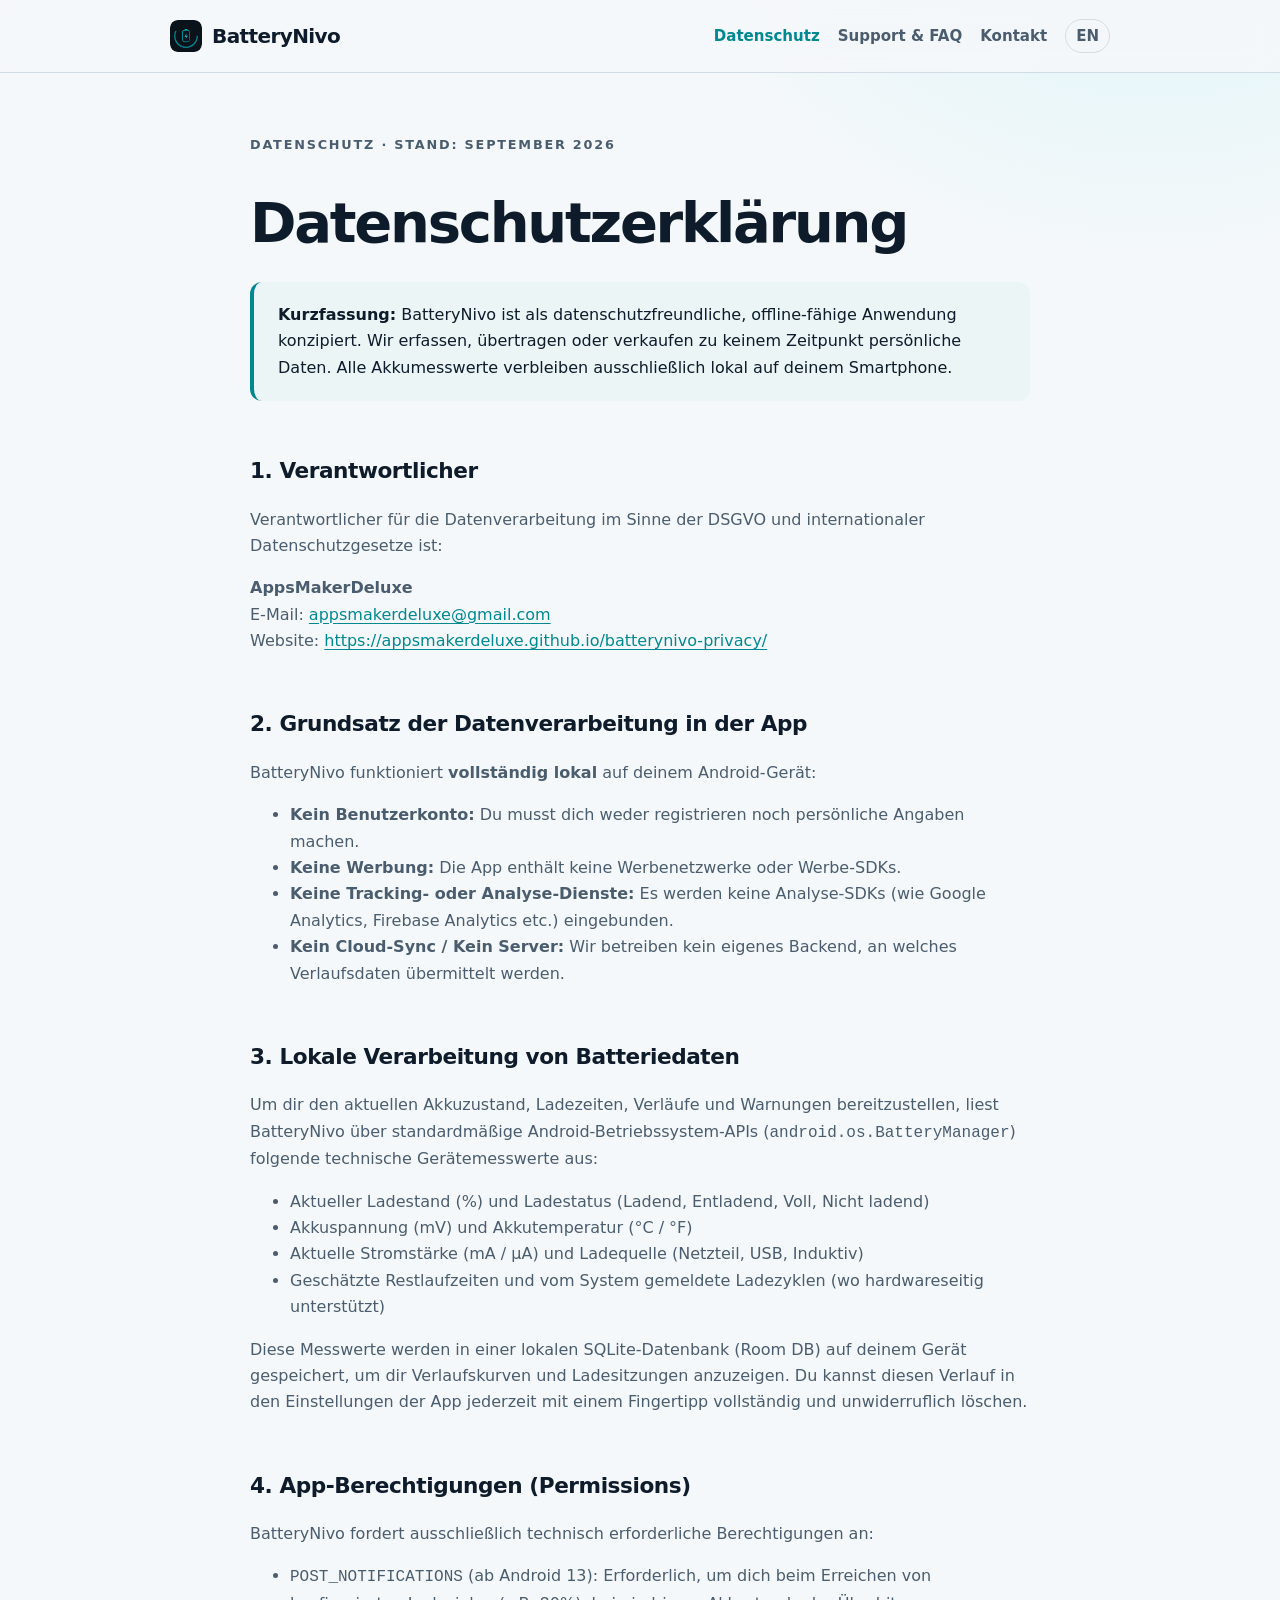
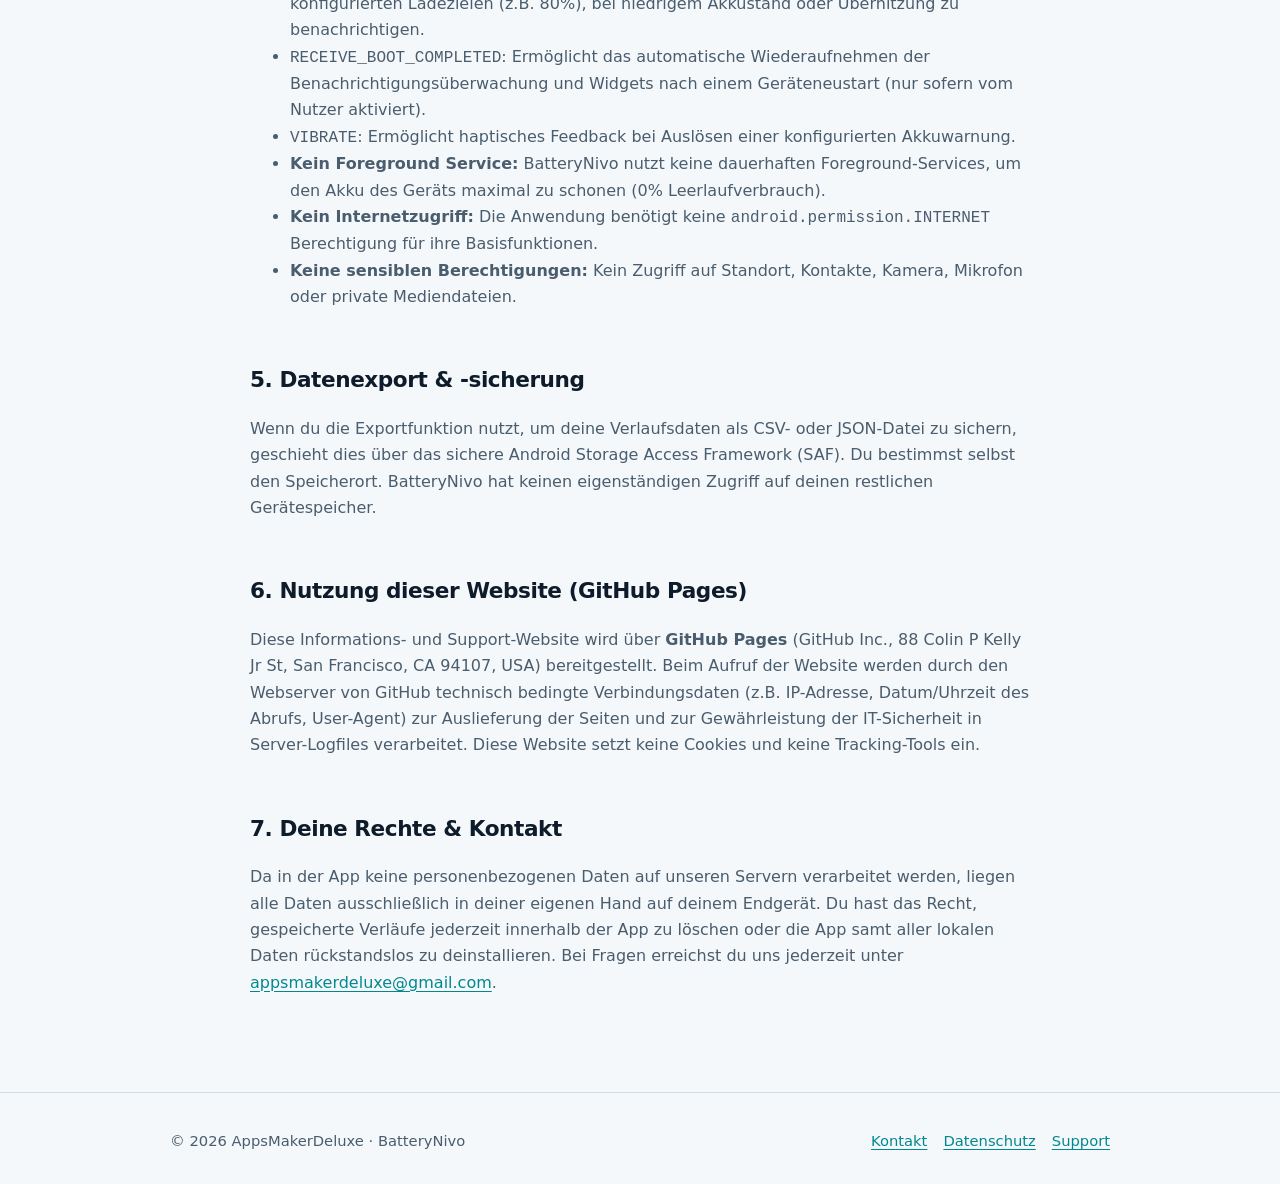
<file: index.html>
<!doctype html>
<html lang="de">
<head>
  <meta charset="utf-8">
  <meta name="viewport" content="width=device-width, initial-scale=1">
  <title>Datenschutzerklärung – BatteryNivo</title>
  <meta name="description" content="Offizielle Datenschutzerklärung für die Android-App BatteryNivo von AppsMakerDeluxe. Vollständige Transparenz: 100% offline, lokal, keine Tracker, keine Werbung, kein Benutzerkonto.">
  <meta property="og:title" content="Datenschutzerklärung – BatteryNivo">
  <meta property="og:type" content="website">
  <meta property="og:url" content="https://appsmakerdeluxe.github.io/batterynivo-privacy/">
  <meta name="theme-color" content="#00adb5">
  <link rel="icon" href="assets/favicon.svg" type="image/svg+xml">
  <link rel="stylesheet" href="assets/site.css">
</head>
<body>
  <header class="site-header">
    <div class="wrap">
      <a class="brand" href="./">
        <img class="brand-icon" src="assets/favicon.svg" alt="BatteryNivo Icon" width="32" height="32">
        BatteryNivo
      </a>
      <nav class="nav" aria-label="Seitennavigation">
        <a class="active" href="./">Datenschutz</a>
        <a href="support/">Support & FAQ</a>
        <a href="contact/">Kontakt</a>
        <a class="lang-switch" href="en/" title="Switch to English">EN</a>
      </nav>
    </div>
  </header>

  <main class="wrap content">
    <p class="eyebrow">Datenschutz · Stand: September 2026</p>
    <h1>Datenschutzerklärung</h1>

    <div class="notice">
      <strong>Kurzfassung:</strong> BatteryNivo ist als datenschutzfreundliche, offline-fähige Anwendung konzipiert. Wir erfassen, übertragen oder verkaufen zu keinem Zeitpunkt persönliche Daten. Alle Akkumesswerte verbleiben ausschließlich lokal auf deinem Smartphone.
    </div>

    <h2>1. Verantwortlicher</h2>
    <p>Verantwortlicher für die Datenverarbeitung im Sinne der DSGVO und internationaler Datenschutzgesetze ist:</p>
    <p>
      <strong>AppsMakerDeluxe</strong><br>
      E-Mail: <a href="mailto:appsmakerdeluxe@gmail.com">appsmakerdeluxe@gmail.com</a><br>
      Website: <a href="https://appsmakerdeluxe.github.io/batterynivo-privacy/">https://appsmakerdeluxe.github.io/batterynivo-privacy/</a>
    </p>

    <h2>2. Grundsatz der Datenverarbeitung in der App</h2>
    <p>BatteryNivo funktioniert <strong>vollständig lokal</strong> auf deinem Android-Gerät:</p>
    <ul>
      <li><strong>Kein Benutzerkonto:</strong> Du musst dich weder registrieren noch persönliche Angaben machen.</li>
      <li><strong>Keine Werbung:</strong> Die App enthält keine Werbenetzwerke oder Werbe-SDKs.</li>
      <li><strong>Keine Tracking- oder Analyse-Dienste:</strong> Es werden keine Analyse-SDKs (wie Google Analytics, Firebase Analytics etc.) eingebunden.</li>
      <li><strong>Kein Cloud-Sync / Kein Server:</strong> Wir betreiben kein eigenes Backend, an welches Verlaufsdaten übermittelt werden.</li>
    </ul>

    <h2>3. Lokale Verarbeitung von Batteriedaten</h2>
    <p>Um dir den aktuellen Akkuzustand, Ladezeiten, Verläufe und Warnungen bereitzustellen, liest BatteryNivo über standardmäßige Android-Betriebssystem-APIs (<code>android.os.BatteryManager</code>) folgende technische Gerätemesswerte aus:</p>
    <ul>
      <li>Aktueller Ladestand (%) und Ladestatus (Ladend, Entladend, Voll, Nicht ladend)</li>
      <li>Akkuspannung (mV) und Akkutemperatur (°C / °F)</li>
      <li>Aktuelle Stromstärke (mA / µA) und Ladequelle (Netzteil, USB, Induktiv)</li>
      <li>Geschätzte Restlaufzeiten und vom System gemeldete Ladezyklen (wo hardwareseitig unterstützt)</li>
    </ul>
    <p>Diese Messwerte werden in einer lokalen SQLite-Datenbank (Room DB) auf deinem Gerät gespeichert, um dir Verlaufskurven und Ladesitzungen anzuzeigen. Du kannst diesen Verlauf in den Einstellungen der App jederzeit mit einem Fingertipp vollständig und unwiderruflich löschen.</p>

    <h2>4. App-Berechtigungen (Permissions)</h2>
    <p>BatteryNivo fordert ausschließlich technisch erforderliche Berechtigungen an:</p>
    <ul>
      <li><code>POST_NOTIFICATIONS</code> (ab Android 13): Erforderlich, um dich beim Erreichen von konfigurierten Ladezielen (z.B. 80%), bei niedrigem Akkustand oder Überhitzung zu benachrichtigen.</li>
      <li><code>RECEIVE_BOOT_COMPLETED</code>: Ermöglicht das automatische Wiederaufnehmen der Benachrichtigungsüberwachung und Widgets nach einem Geräteneustart (nur sofern vom Nutzer aktiviert).</li>
      <li><code>VIBRATE</code>: Ermöglicht haptisches Feedback bei Auslösen einer konfigurierten Akkuwarnung.</li>
      <li><strong>Kein Foreground Service:</strong> BatteryNivo nutzt keine dauerhaften Foreground-Services, um den Akku des Geräts maximal zu schonen (0% Leerlaufverbrauch).</li>
      <li><strong>Kein Internetzugriff:</strong> Die Anwendung benötigt keine <code>android.permission.INTERNET</code> Berechtigung für ihre Basisfunktionen.</li>
      <li><strong>Keine sensiblen Berechtigungen:</strong> Kein Zugriff auf Standort, Kontakte, Kamera, Mikrofon oder private Mediendateien.</li>
    </ul>

    <h2>5. Datenexport & -sicherung</h2>
    <p>Wenn du die Exportfunktion nutzt, um deine Verlaufsdaten als CSV- oder JSON-Datei zu sichern, geschieht dies über das sichere Android Storage Access Framework (SAF). Du bestimmst selbst den Speicherort. BatteryNivo hat keinen eigenständigen Zugriff auf deinen restlichen Gerätespeicher.</p>

    <h2>6. Nutzung dieser Website (GitHub Pages)</h2>
    <p>Diese Informations- und Support-Website wird über <strong>GitHub Pages</strong> (GitHub Inc., 88 Colin P Kelly Jr St, San Francisco, CA 94107, USA) bereitgestellt. Beim Aufruf der Website werden durch den Webserver von GitHub technisch bedingte Verbindungsdaten (z.B. IP-Adresse, Datum/Uhrzeit des Abrufs, User-Agent) zur Auslieferung der Seiten und zur Gewährleistung der IT-Sicherheit in Server-Logfiles verarbeitet. Diese Website setzt keine Cookies und keine Tracking-Tools ein.</p>

    <h2>7. Deine Rechte & Kontakt</h2>
    <p>Da in der App keine personenbezogenen Daten auf unseren Servern verarbeitet werden, liegen alle Daten ausschließlich in deiner eigenen Hand auf deinem Endgerät. Du hast das Recht, gespeicherte Verläufe jederzeit innerhalb der App zu löschen oder die App samt aller lokalen Daten rückstandslos zu deinstallieren. Bei Fragen erreichst du uns jederzeit unter <a href="mailto:appsmakerdeluxe@gmail.com">appsmakerdeluxe@gmail.com</a>.</p>
  </main>

  <footer class="site-footer">
    <div class="wrap">
      <div>© 2026 AppsMakerDeluxe · BatteryNivo</div>
      <div class="footer-links">
        <a href="contact/">Kontakt</a>
        <a href="./">Datenschutz</a>
        <a href="support/">Support</a>
      </div>
    </div>
  </footer>
</body>
</html>
</file>
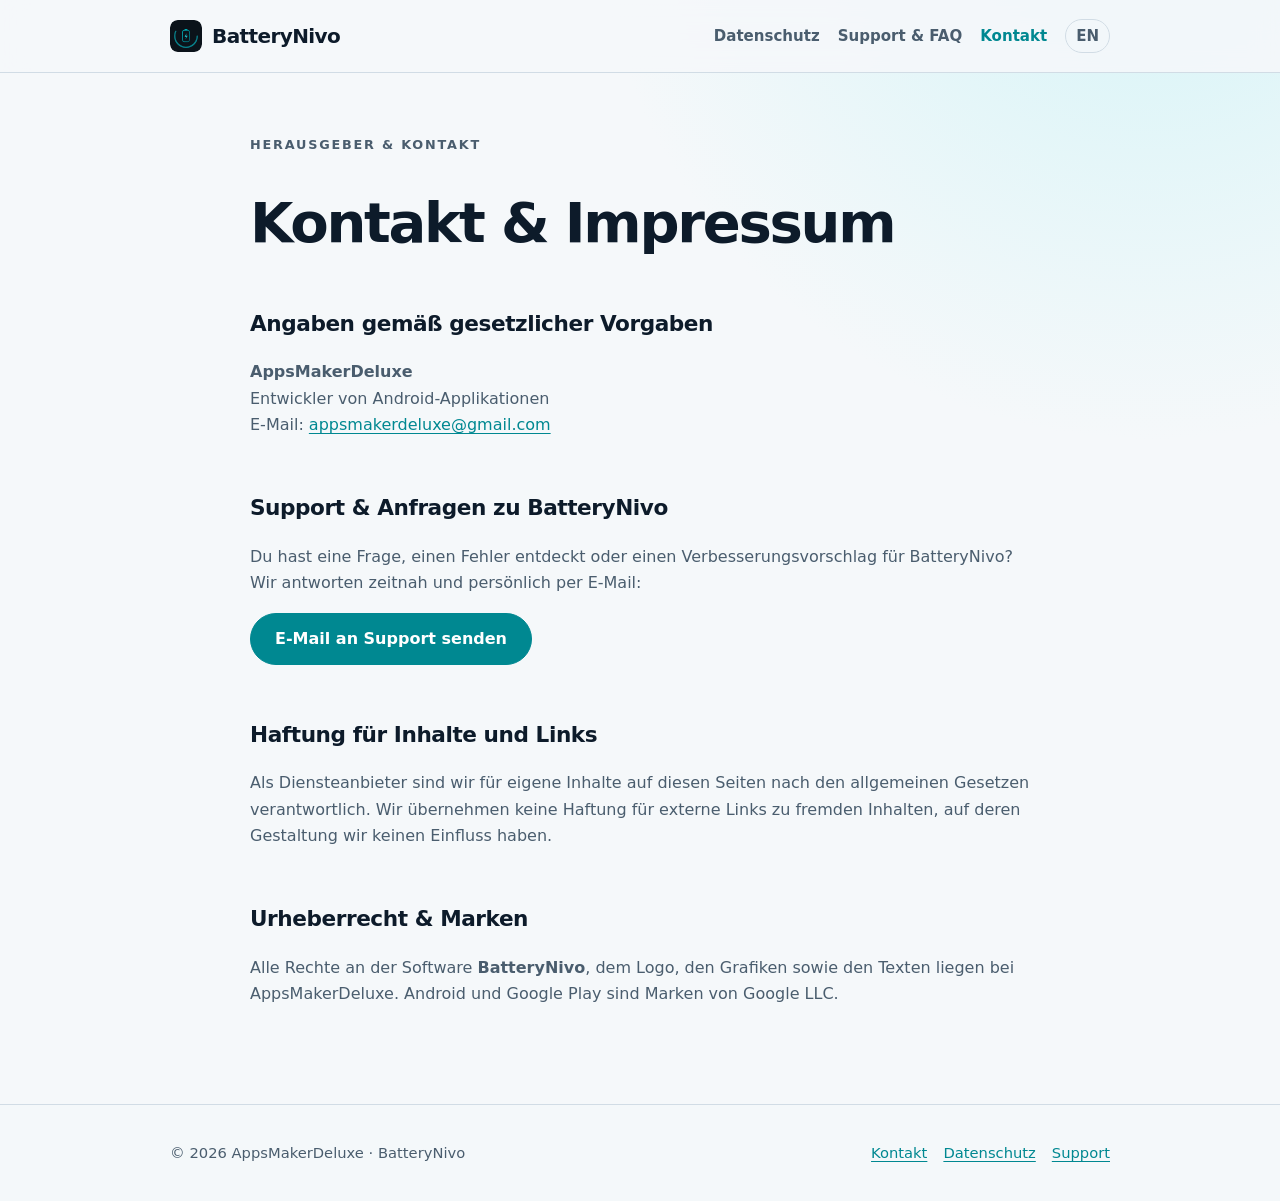
<file: contact/index.html>
<!doctype html>
<html lang="de">
<head>
  <meta charset="utf-8">
  <meta name="viewport" content="width=device-width, initial-scale=1">
  <title>Kontakt & Impressum – BatteryNivo</title>
  <meta name="description" content="Kontakt und Angaben zum Entwickler und Herausgeber von BatteryNivo (AppsMakerDeluxe).">
  <meta property="og:title" content="Kontakt & Impressum – BatteryNivo">
  <meta property="og:type" content="website">
  <meta property="og:url" content="https://appsmakerdeluxe.github.io/batterynivo-privacy/contact/">
  <meta name="theme-color" content="#00adb5">
  <link rel="icon" href="../assets/favicon.svg" type="image/svg+xml">
  <link rel="stylesheet" href="../assets/site.css">
</head>
<body>
  <header class="site-header">
    <div class="wrap">
      <a class="brand" href="../">
        <img class="brand-icon" src="../assets/favicon.svg" alt="BatteryNivo Icon" width="32" height="32">
        BatteryNivo
      </a>
      <nav class="nav" aria-label="Seitennavigation">
        <a href="../privacy/">Datenschutz</a>
        <a href="../support/">Support & FAQ</a>
        <a class="active" href="./">Kontakt</a>
        <a class="lang-switch" href="../en/contact/" title="Switch to English">EN</a>
      </nav>
    </div>
  </header>

  <main class="wrap content">
    <p class="eyebrow">Herausgeber & Kontakt</p>
    <h1>Kontakt & Impressum</h1>

    <h2>Angaben gemäß gesetzlicher Vorgaben</h2>
    <p>
      <strong>AppsMakerDeluxe</strong><br>
      Entwickler von Android-Applikationen<br>
      E-Mail: <a href="mailto:appsmakerdeluxe@gmail.com">appsmakerdeluxe@gmail.com</a>
    </p>

    <h2>Support & Anfragen zu BatteryNivo</h2>
    <p>Du hast eine Frage, einen Fehler entdeckt oder einen Verbesserungsvorschlag für BatteryNivo? Wir antworten zeitnah und persönlich per E-Mail:</p>
    <p><a class="button" href="mailto:appsmakerdeluxe@gmail.com?subject=BatteryNivo%20Support">E-Mail an Support senden</a></p>

    <h2>Haftung für Inhalte und Links</h2>
    <p>Als Diensteanbieter sind wir für eigene Inhalte auf diesen Seiten nach den allgemeinen Gesetzen verantwortlich. Wir übernehmen keine Haftung für externe Links zu fremden Inhalten, auf deren Gestaltung wir keinen Einfluss haben.</p>

    <h2>Urheberrecht & Marken</h2>
    <p>Alle Rechte an der Software <strong>BatteryNivo</strong>, dem Logo, den Grafiken sowie den Texten liegen bei AppsMakerDeluxe. Android und Google Play sind Marken von Google LLC.</p>
  </main>

  <footer class="site-footer">
    <div class="wrap">
      <div>© 2026 AppsMakerDeluxe · BatteryNivo</div>
      <div class="footer-links">
        <a href="./">Kontakt</a>
        <a href="../privacy/">Datenschutz</a>
        <a href="../support/">Support</a>
      </div>
    </div>
  </footer>
</body>
</html>
</file>
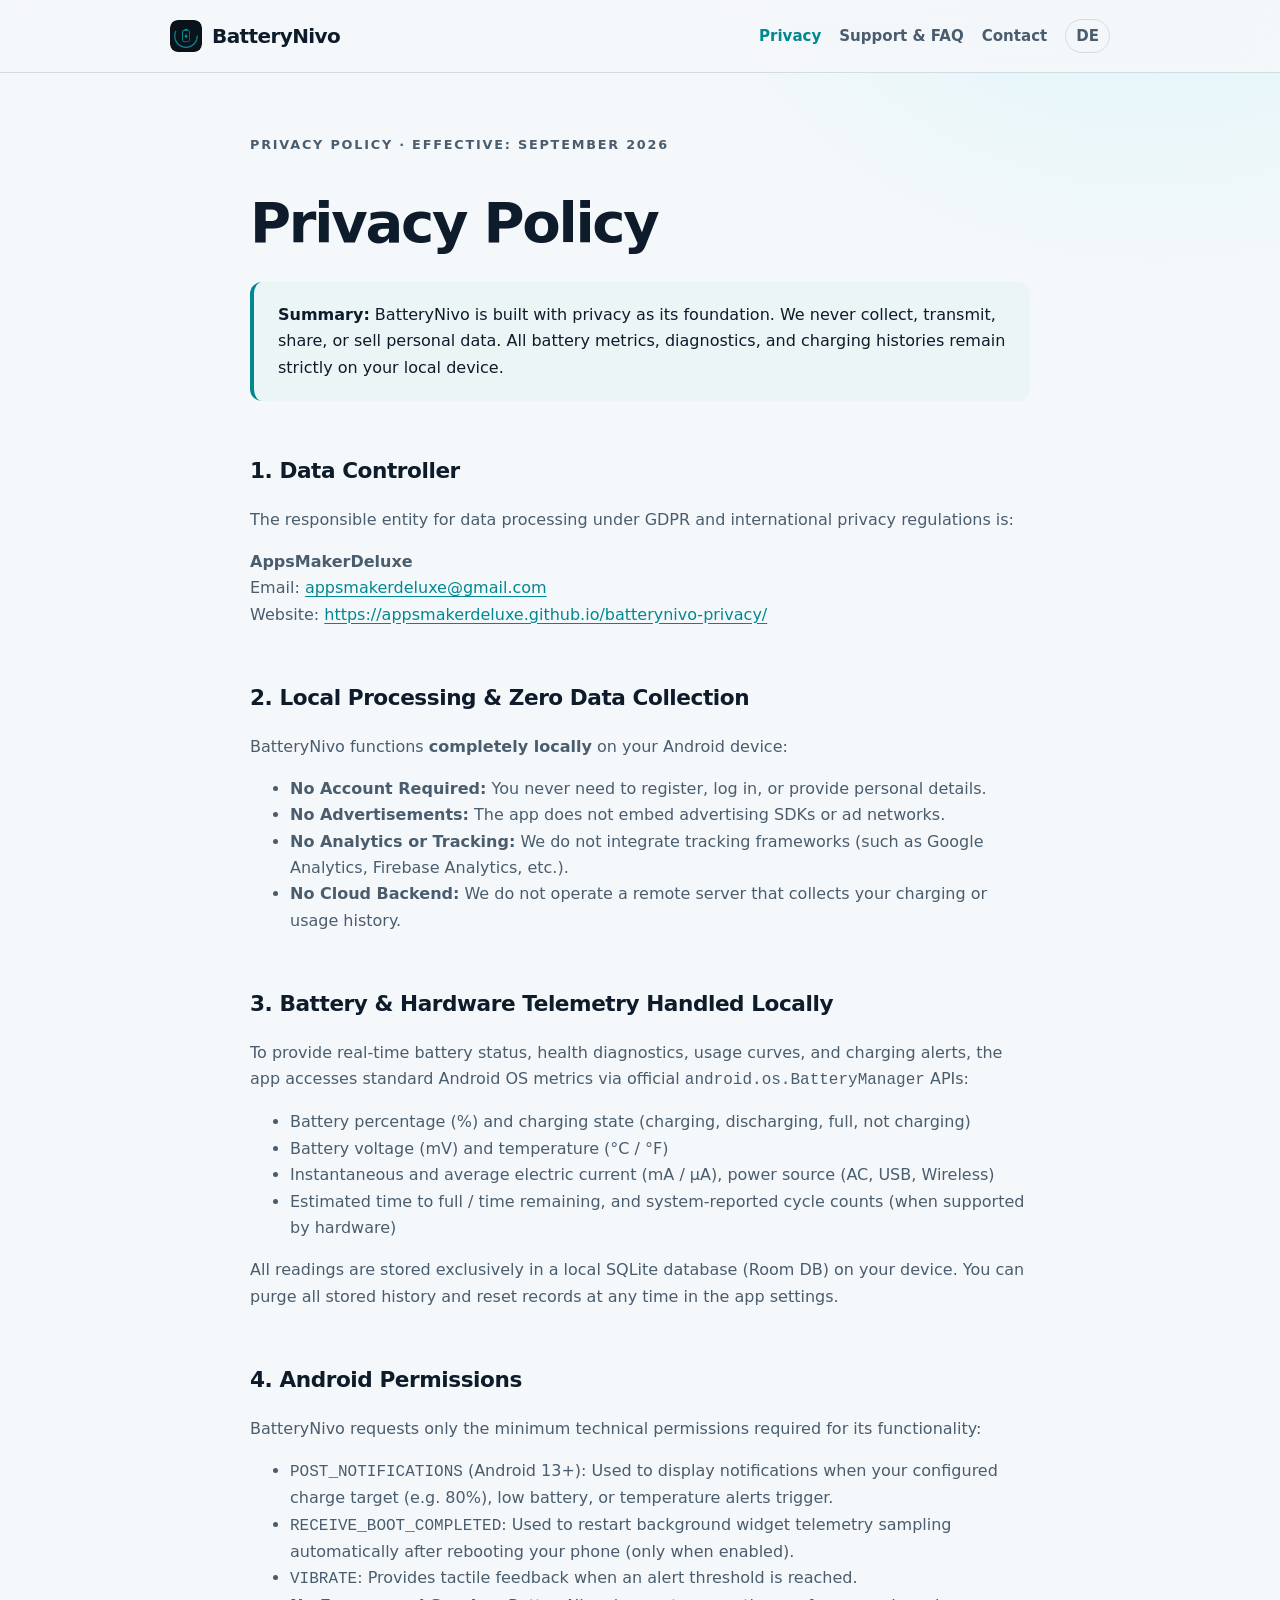
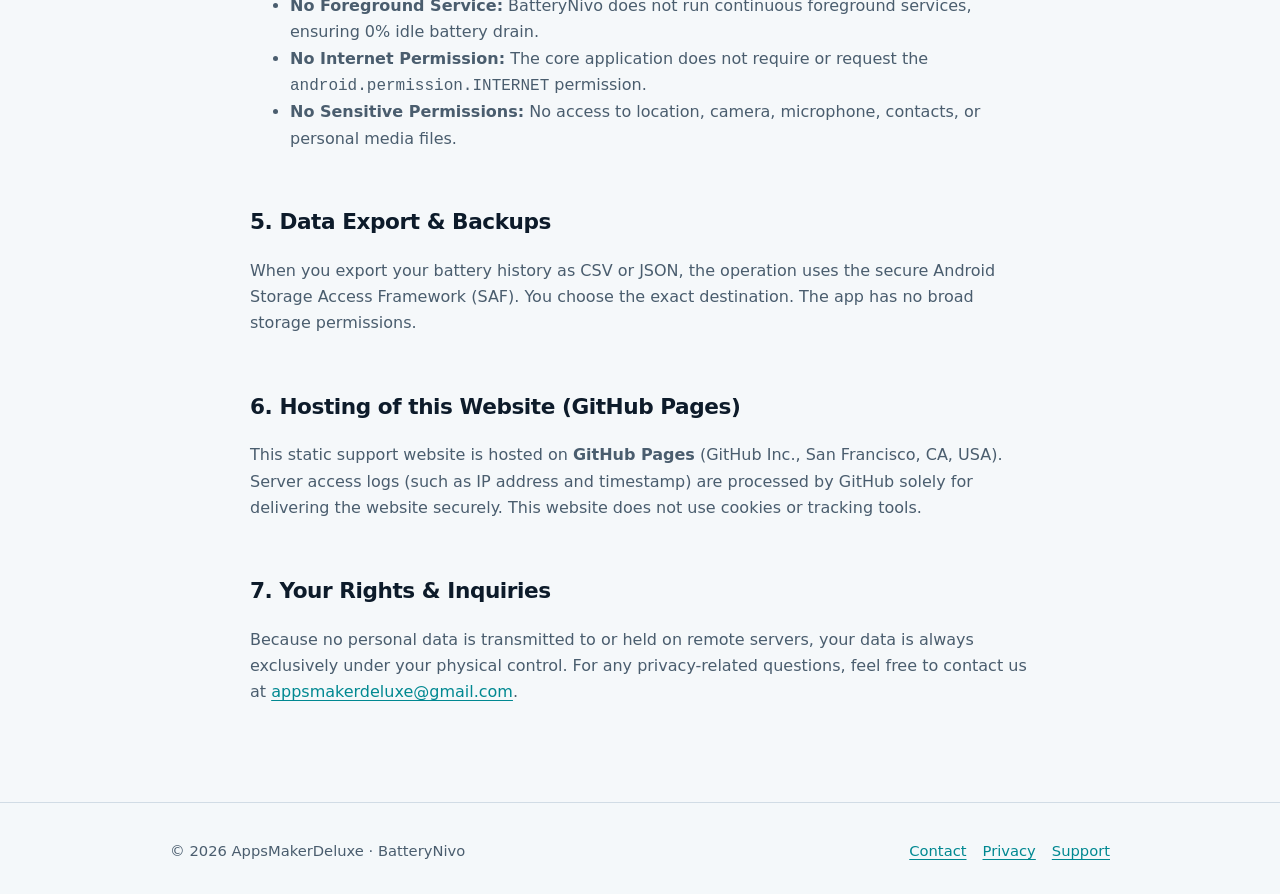
<file: en/index.html>
<!doctype html>
<html lang="en">
<head>
  <meta charset="utf-8">
  <meta name="viewport" content="width=device-width, initial-scale=1">
  <title>Privacy Policy – BatteryNivo</title>
  <meta name="description" content="Official Privacy Policy for the BatteryNivo Android app by AppsMakerDeluxe. Total privacy: 100% offline, local storage, zero tracking, no ads, no account required.">
  <meta property="og:title" content="Privacy Policy – BatteryNivo">
  <meta property="og:type" content="website">
  <meta property="og:url" content="https://appsmakerdeluxe.github.io/batterynivo-privacy/en/">
  <meta name="theme-color" content="#00adb5">
  <link rel="icon" href="../assets/favicon.svg" type="image/svg+xml">
  <link rel="stylesheet" href="../assets/site.css">
</head>
<body>
  <header class="site-header">
    <div class="wrap">
      <a class="brand" href="./">
        <img class="brand-icon" src="../assets/favicon.svg" alt="BatteryNivo Icon" width="32" height="32">
        BatteryNivo
      </a>
      <nav class="nav" aria-label="Site Navigation">
        <a class="active" href="./">Privacy</a>
        <a href="support/">Support & FAQ</a>
        <a href="contact/">Contact</a>
        <a class="lang-switch" href="../" title="Auf Deutsch wechseln">DE</a>
      </nav>
    </div>
  </header>

  <main class="wrap content">
    <p class="eyebrow">Privacy Policy · Effective: September 2026</p>
    <h1>Privacy Policy</h1>

    <div class="notice">
      <strong>Summary:</strong> BatteryNivo is built with privacy as its foundation. We never collect, transmit, share, or sell personal data. All battery metrics, diagnostics, and charging histories remain strictly on your local device.
    </div>

    <h2>1. Data Controller</h2>
    <p>The responsible entity for data processing under GDPR and international privacy regulations is:</p>
    <p>
      <strong>AppsMakerDeluxe</strong><br>
      Email: <a href="mailto:appsmakerdeluxe@gmail.com">appsmakerdeluxe@gmail.com</a><br>
      Website: <a href="https://appsmakerdeluxe.github.io/batterynivo-privacy/">https://appsmakerdeluxe.github.io/batterynivo-privacy/</a>
    </p>

    <h2>2. Local Processing & Zero Data Collection</h2>
    <p>BatteryNivo functions <strong>completely locally</strong> on your Android device:</p>
    <ul>
      <li><strong>No Account Required:</strong> You never need to register, log in, or provide personal details.</li>
      <li><strong>No Advertisements:</strong> The app does not embed advertising SDKs or ad networks.</li>
      <li><strong>No Analytics or Tracking:</strong> We do not integrate tracking frameworks (such as Google Analytics, Firebase Analytics, etc.).</li>
      <li><strong>No Cloud Backend:</strong> We do not operate a remote server that collects your charging or usage history.</li>
    </ul>

    <h2>3. Battery & Hardware Telemetry Handled Locally</h2>
    <p>To provide real-time battery status, health diagnostics, usage curves, and charging alerts, the app accesses standard Android OS metrics via official <code>android.os.BatteryManager</code> APIs:</p>
    <ul>
      <li>Battery percentage (%) and charging state (charging, discharging, full, not charging)</li>
      <li>Battery voltage (mV) and temperature (°C / °F)</li>
      <li>Instantaneous and average electric current (mA / µA), power source (AC, USB, Wireless)</li>
      <li>Estimated time to full / time remaining, and system-reported cycle counts (when supported by hardware)</li>
    </ul>
    <p>All readings are stored exclusively in a local SQLite database (Room DB) on your device. You can purge all stored history and reset records at any time in the app settings.</p>

    <h2>4. Android Permissions</h2>
    <p>BatteryNivo requests only the minimum technical permissions required for its functionality:</p>
    <ul>
      <li><code>POST_NOTIFICATIONS</code> (Android 13+): Used to display notifications when your configured charge target (e.g. 80%), low battery, or temperature alerts trigger.</li>
      <li><code>RECEIVE_BOOT_COMPLETED</code>: Used to restart background widget telemetry sampling automatically after rebooting your phone (only when enabled).</li>
      <li><code>VIBRATE</code>: Provides tactile feedback when an alert threshold is reached.</li>
      <li><strong>No Foreground Service:</strong> BatteryNivo does not run continuous foreground services, ensuring 0% idle battery drain.</li>
      <li><strong>No Internet Permission:</strong> The core application does not require or request the <code>android.permission.INTERNET</code> permission.</li>
      <li><strong>No Sensitive Permissions:</strong> No access to location, camera, microphone, contacts, or personal media files.</li>
    </ul>

    <h2>5. Data Export & Backups</h2>
    <p>When you export your battery history as CSV or JSON, the operation uses the secure Android Storage Access Framework (SAF). You choose the exact destination. The app has no broad storage permissions.</p>

    <h2>6. Hosting of this Website (GitHub Pages)</h2>
    <p>This static support website is hosted on <strong>GitHub Pages</strong> (GitHub Inc., San Francisco, CA, USA). Server access logs (such as IP address and timestamp) are processed by GitHub solely for delivering the website securely. This website does not use cookies or tracking tools.</p>

    <h2>7. Your Rights & Inquiries</h2>
    <p>Because no personal data is transmitted to or held on remote servers, your data is always exclusively under your physical control. For any privacy-related questions, feel free to contact us at <a href="mailto:appsmakerdeluxe@gmail.com">appsmakerdeluxe@gmail.com</a>.</p>
  </main>

  <footer class="site-footer">
    <div class="wrap">
      <div>© 2026 AppsMakerDeluxe · BatteryNivo</div>
      <div class="footer-links">
        <a href="contact/">Contact</a>
        <a href="./">Privacy</a>
        <a href="support/">Support</a>
      </div>
    </div>
  </footer>
</body>
</html>
</file>
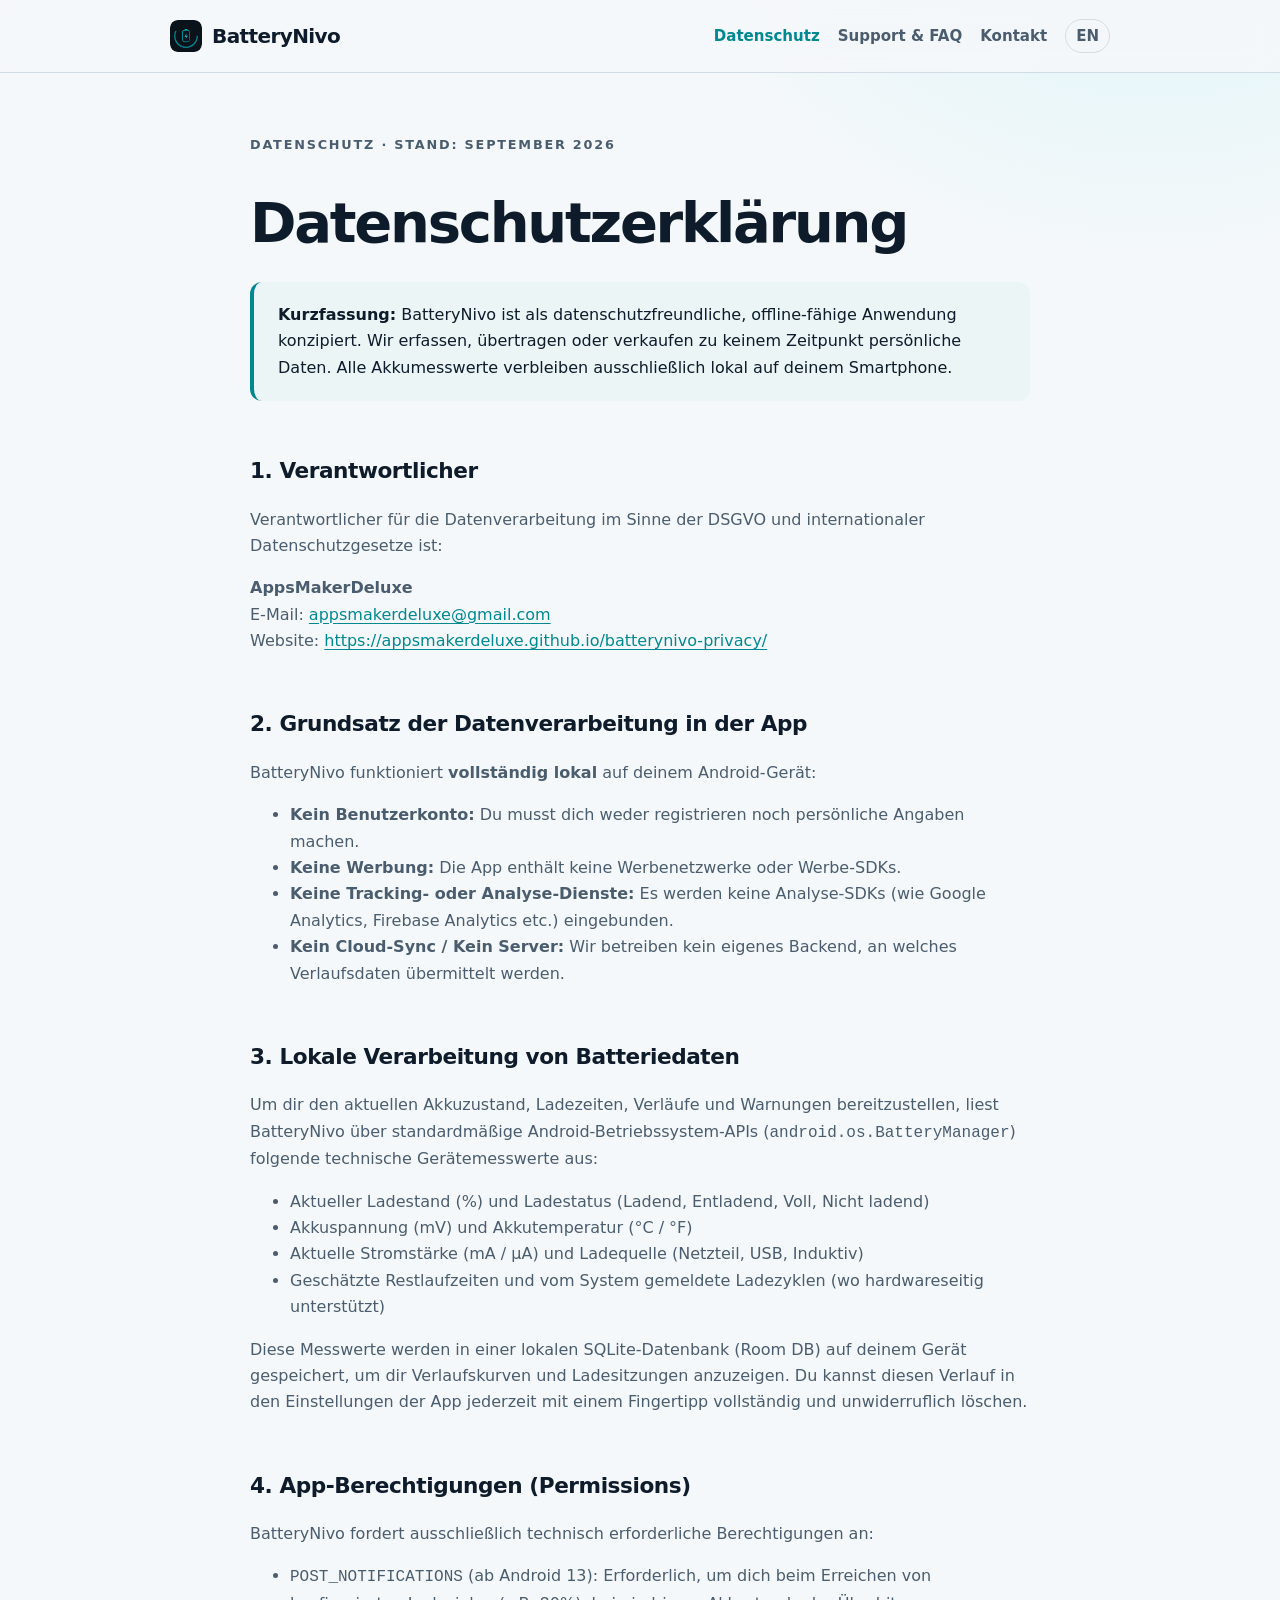
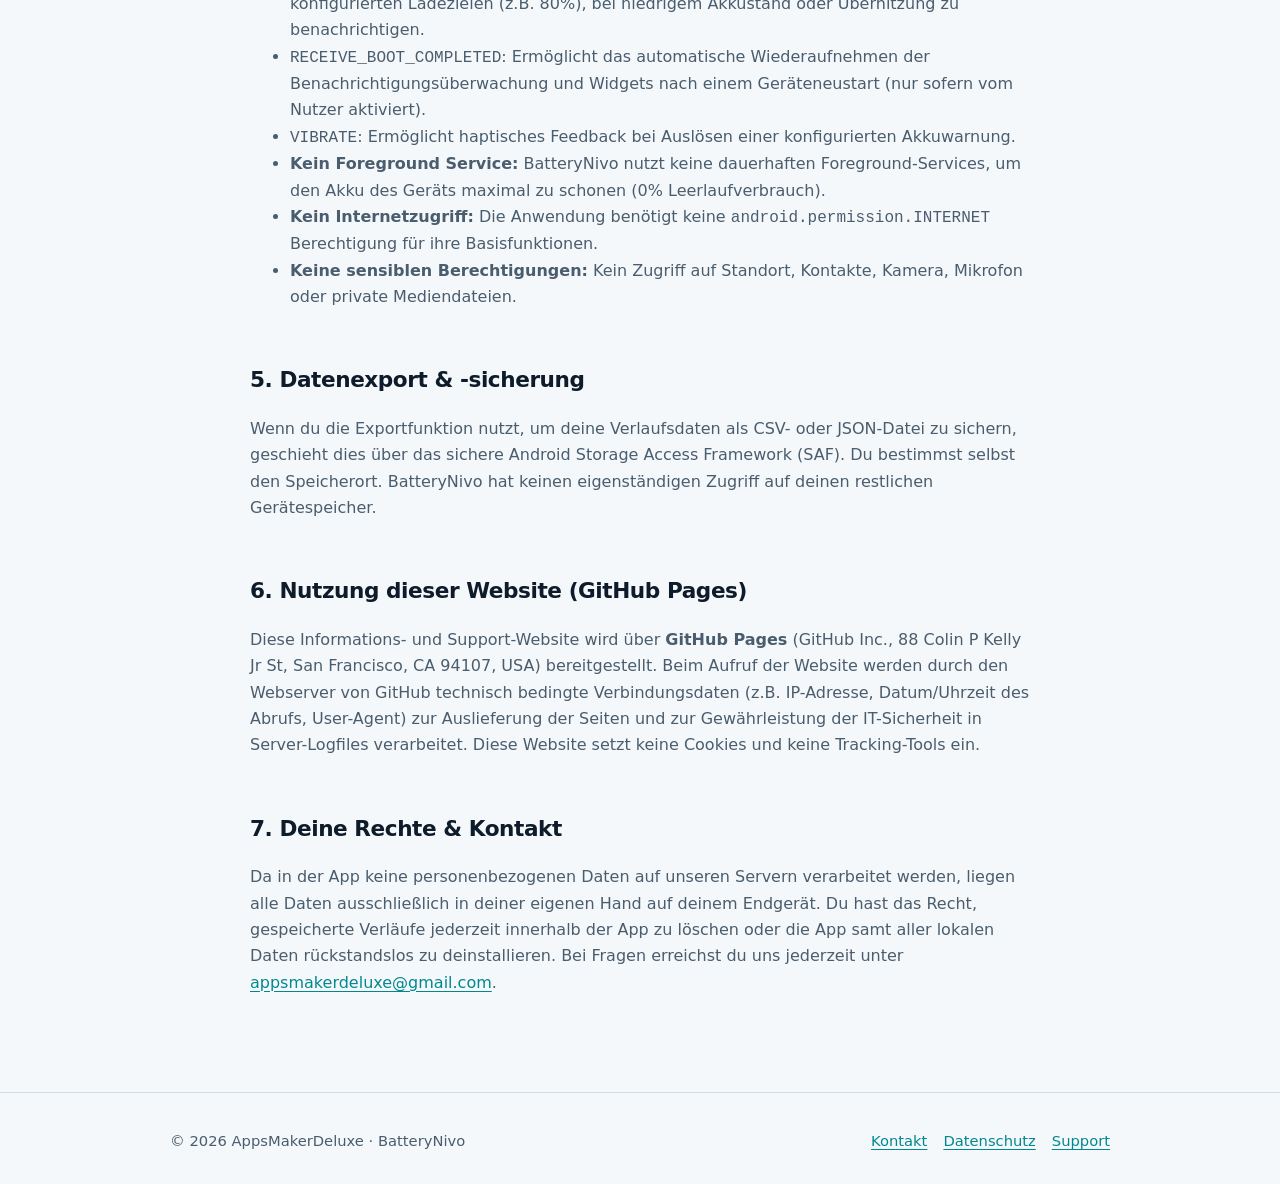
<file: privacy/index.html>
<!doctype html>
<html lang="de">
<head>
  <meta charset="utf-8">
  <meta name="viewport" content="width=device-width, initial-scale=1">
  <title>Datenschutzerklärung – BatteryNivo</title>
  <meta name="description" content="Offizielle Datenschutzerklärung für die Android-App BatteryNivo von AppsMakerDeluxe. Vollständige Transparenz: 100% offline, lokal, keine Tracker, keine Werbung, kein Benutzerkonto.">
  <meta property="og:title" content="Datenschutzerklärung – BatteryNivo">
  <meta property="og:type" content="website">
  <meta property="og:url" content="https://appsmakerdeluxe.github.io/batterynivo-privacy/privacy/">
  <meta name="theme-color" content="#00adb5">
  <link rel="icon" href="../assets/favicon.svg" type="image/svg+xml">
  <link rel="stylesheet" href="../assets/site.css">
</head>
<body>
  <header class="site-header">
    <div class="wrap">
      <a class="brand" href="../">
        <img class="brand-icon" src="../assets/favicon.svg" alt="BatteryNivo Icon" width="32" height="32">
        BatteryNivo
      </a>
      <nav class="nav" aria-label="Seitennavigation">
        <a class="active" href="./">Datenschutz</a>
        <a href="../support/">Support & FAQ</a>
        <a href="../contact/">Kontakt</a>
        <a class="lang-switch" href="../en/" title="Switch to English">EN</a>
      </nav>
    </div>
  </header>

  <main class="wrap content">
    <p class="eyebrow">Datenschutz · Stand: September 2026</p>
    <h1>Datenschutzerklärung</h1>

    <div class="notice">
      <strong>Kurzfassung:</strong> BatteryNivo ist als datenschutzfreundliche, offline-fähige Anwendung konzipiert. Wir erfassen, übertragen oder verkaufen zu keinem Zeitpunkt persönliche Daten. Alle Akkumesswerte verbleiben ausschließlich lokal auf deinem Smartphone.
    </div>

    <h2>1. Verantwortlicher</h2>
    <p>Verantwortlicher für die Datenverarbeitung im Sinne der DSGVO und internationaler Datenschutzgesetze ist:</p>
    <p>
      <strong>AppsMakerDeluxe</strong><br>
      E-Mail: <a href="mailto:appsmakerdeluxe@gmail.com">appsmakerdeluxe@gmail.com</a><br>
      Website: <a href="https://appsmakerdeluxe.github.io/batterynivo-privacy/">https://appsmakerdeluxe.github.io/batterynivo-privacy/</a>
    </p>

    <h2>2. Grundsatz der Datenverarbeitung in der App</h2>
    <p>BatteryNivo funktioniert <strong>vollständig lokal</strong> auf deinem Android-Gerät:</p>
    <ul>
      <li><strong>Kein Benutzerkonto:</strong> Du musst dich weder registrieren noch persönliche Angaben machen.</li>
      <li><strong>Keine Werbung:</strong> Die App enthält keine Werbenetzwerke oder Werbe-SDKs.</li>
      <li><strong>Keine Tracking- oder Analyse-Dienste:</strong> Es werden keine Analyse-SDKs (wie Google Analytics, Firebase Analytics etc.) eingebunden.</li>
      <li><strong>Kein Cloud-Sync / Kein Server:</strong> Wir betreiben kein eigenes Backend, an welches Verlaufsdaten übermittelt werden.</li>
    </ul>

    <h2>3. Lokale Verarbeitung von Batteriedaten</h2>
    <p>Um dir den aktuellen Akkuzustand, Ladezeiten, Verläufe und Warnungen bereitzustellen, liest BatteryNivo über standardmäßige Android-Betriebssystem-APIs (<code>android.os.BatteryManager</code>) folgende technische Gerätemesswerte aus:</p>
    <ul>
      <li>Aktueller Ladestand (%) und Ladestatus (Ladend, Entladend, Voll, Nicht ladend)</li>
      <li>Akkuspannung (mV) und Akkutemperatur (°C / °F)</li>
      <li>Aktuelle Stromstärke (mA / µA) und Ladequelle (Netzteil, USB, Induktiv)</li>
      <li>Geschätzte Restlaufzeiten und vom System gemeldete Ladezyklen (wo hardwareseitig unterstützt)</li>
    </ul>
    <p>Diese Messwerte werden in einer lokalen SQLite-Datenbank (Room DB) auf deinem Gerät gespeichert, um dir Verlaufskurven und Ladesitzungen anzuzeigen. Du kannst diesen Verlauf in den Einstellungen der App jederzeit mit einem Fingertipp vollständig und unwiderruflich löschen.</p>

    <h2>4. App-Berechtigungen (Permissions)</h2>
    <p>BatteryNivo fordert ausschließlich technisch erforderliche Berechtigungen an:</p>
    <ul>
      <li><code>POST_NOTIFICATIONS</code> (ab Android 13): Erforderlich, um dich beim Erreichen von konfigurierten Ladezielen (z.B. 80%), bei niedrigem Akkustand oder Überhitzung zu benachrichtigen.</li>
      <li><code>RECEIVE_BOOT_COMPLETED</code>: Ermöglicht das automatische Wiederaufnehmen der Benachrichtigungsüberwachung und Widgets nach einem Geräteneustart (nur sofern vom Nutzer aktiviert).</li>
      <li><code>VIBRATE</code>: Ermöglicht haptisches Feedback bei Auslösen einer konfigurierten Akkuwarnung.</li>
      <li><strong>Kein Foreground Service:</strong> BatteryNivo nutzt keine dauerhaften Foreground-Services, um den Akku des Geräts maximal zu schonen (0% Leerlaufverbrauch).</li>
      <li><strong>Kein Internetzugriff:</strong> Die Anwendung benötigt keine <code>android.permission.INTERNET</code> Berechtigung für ihre Basisfunktionen.</li>
      <li><strong>Keine sensiblen Berechtigungen:</strong> Kein Zugriff auf Standort, Kontakte, Kamera, Mikrofon oder private Mediendateien.</li>
    </ul>

    <h2>5. Datenexport & -sicherung</h2>
    <p>Wenn du die Exportfunktion nutzt, um deine Verlaufsdaten als CSV- oder JSON-Datei zu sichern, geschieht dies über das sichere Android Storage Access Framework (SAF). Du bestimmst selbst den Speicherort. BatteryNivo hat keinen eigenständigen Zugriff auf deinen restlichen Gerätespeicher.</p>

    <h2>6. Nutzung dieser Website (GitHub Pages)</h2>
    <p>Diese Informations- und Support-Website wird über <strong>GitHub Pages</strong> (GitHub Inc., 88 Colin P Kelly Jr St, San Francisco, CA 94107, USA) bereitgestellt. Beim Aufruf der Website werden durch den Webserver von GitHub technisch bedingte Verbindungsdaten (z.B. IP-Adresse, Datum/Uhrzeit des Abrufs, User-Agent) zur Auslieferung der Seiten und zur Gewährleistung der IT-Sicherheit in Server-Logfiles verarbeitet. Diese Website setzt keine Cookies und keine Tracking-Tools ein.</p>

    <h2>7. Deine Rechte & Kontakt</h2>
    <p>Da in der App keine personenbezogenen Daten auf unseren Servern verarbeitet werden, liegen alle Daten ausschließlich in deiner eigenen Hand auf deinem Endgerät. Du hast das Recht, gespeicherte Verläufe jederzeit innerhalb der App zu löschen oder die App samt aller lokalen Daten rückstandslos zu deinstallieren. Bei Fragen erreichst du uns jederzeit unter <a href="mailto:appsmakerdeluxe@gmail.com">appsmakerdeluxe@gmail.com</a>.</p>
  </main>

  <footer class="site-footer">
    <div class="wrap">
      <div>© 2026 AppsMakerDeluxe · BatteryNivo</div>
      <div class="footer-links">
        <a href="../contact/">Kontakt</a>
        <a href="./">Datenschutz</a>
        <a href="../support/">Support</a>
      </div>
    </div>
  </footer>
</body>
</html>
</file>
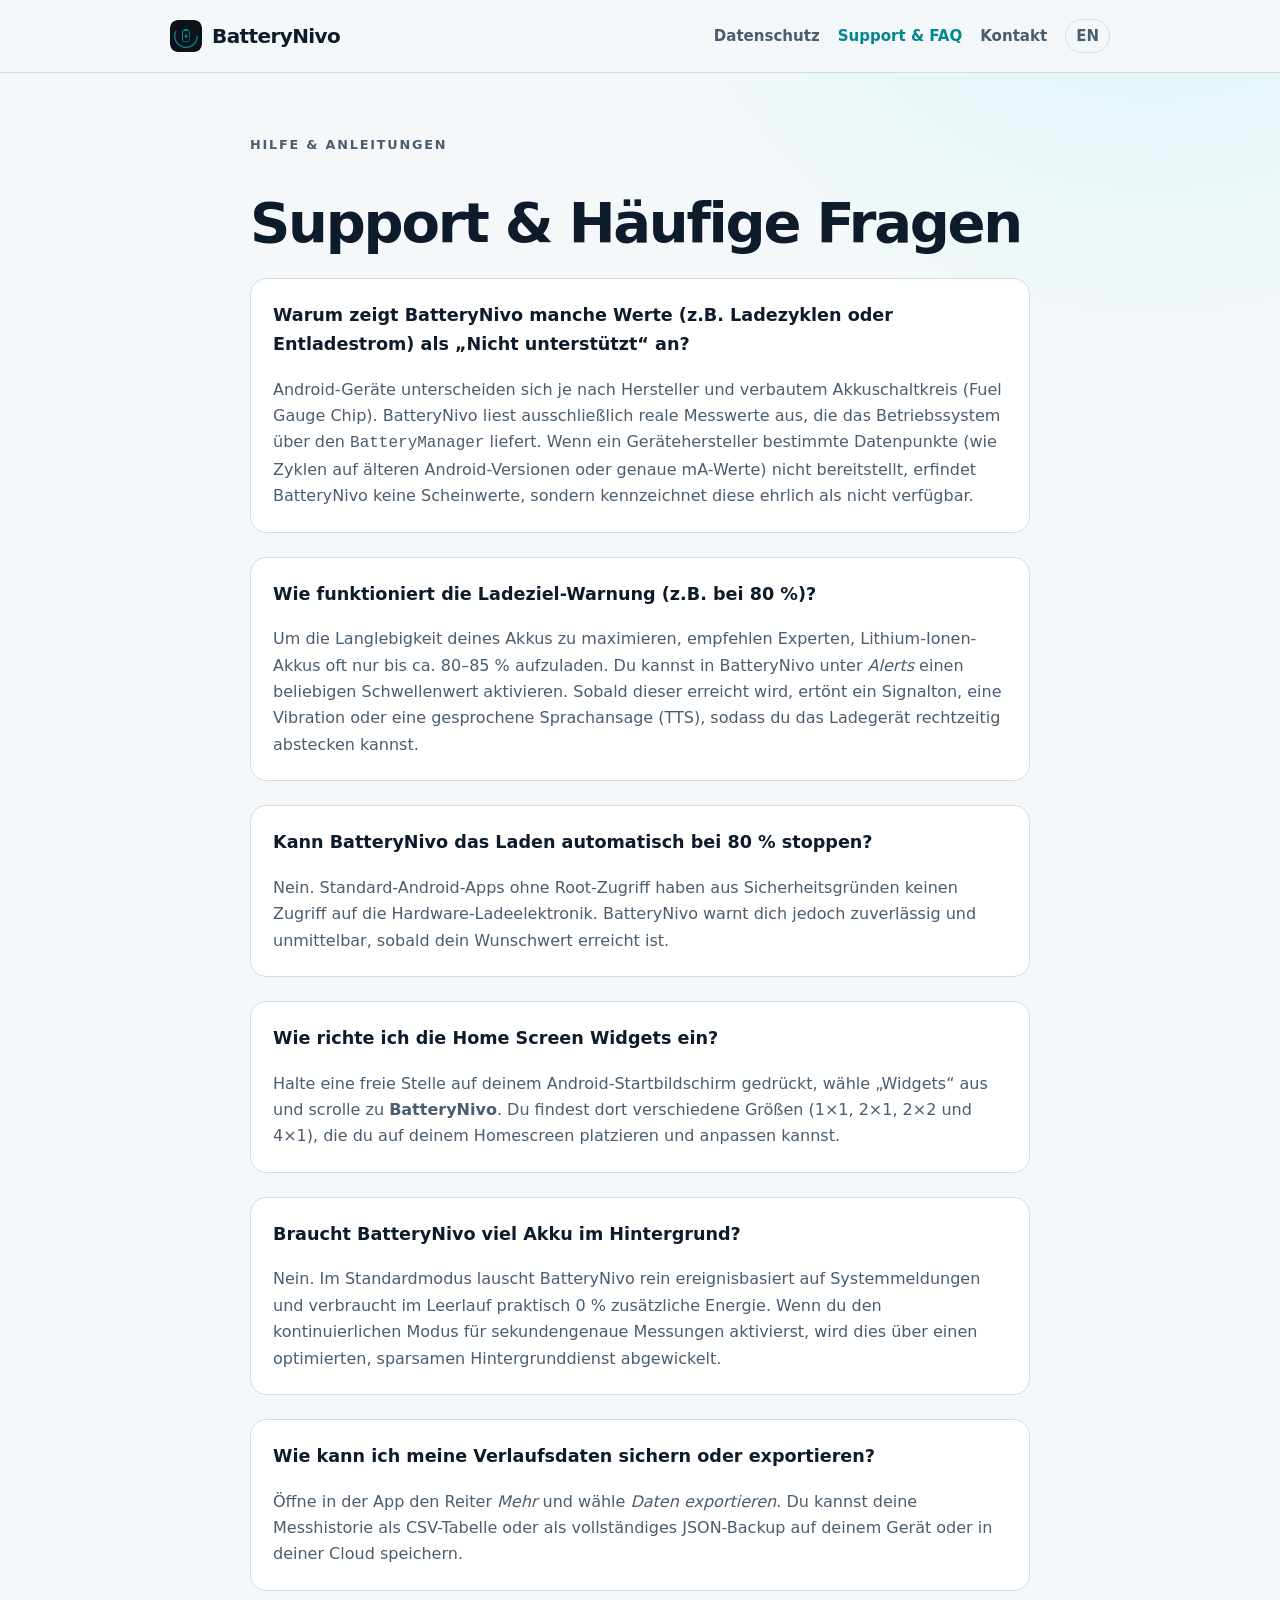
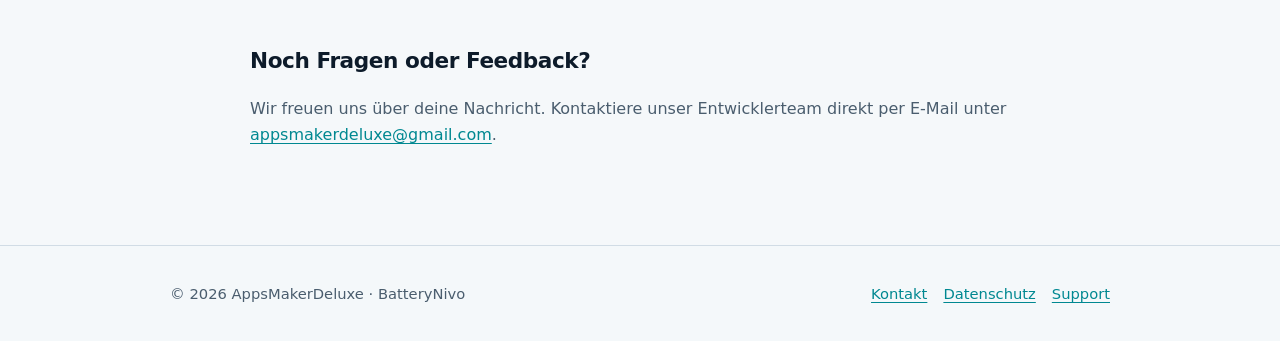
<file: support/index.html>
<!doctype html>
<html lang="de">
<head>
  <meta charset="utf-8">
  <meta name="viewport" content="width=device-width, initial-scale=1">
  <title>Support & FAQ – BatteryNivo</title>
  <meta name="description" content="Hilfe, häufig gestellte Fragen und technischer Support für die Android-App BatteryNivo von AppsMakerDeluxe.">
  <meta property="og:title" content="Support & FAQ – BatteryNivo">
  <meta property="og:type" content="website">
  <meta property="og:url" content="https://appsmakerdeluxe.github.io/batterynivo-privacy/support/">
  <meta name="theme-color" content="#00adb5">
  <link rel="icon" href="../assets/favicon.svg" type="image/svg+xml">
  <link rel="stylesheet" href="../assets/site.css">
</head>
<body>
  <header class="site-header">
    <div class="wrap">
      <a class="brand" href="../">
        <img class="brand-icon" src="../assets/favicon.svg" alt="BatteryNivo Icon" width="32" height="32">
        BatteryNivo
      </a>
      <nav class="nav" aria-label="Seitennavigation">
        <a href="../privacy/">Datenschutz</a>
        <a class="active" href="./">Support & FAQ</a>
        <a href="../contact/">Kontakt</a>
        <a class="lang-switch" href="../en/support/" title="Switch to English">EN</a>
      </nav>
    </div>
  </header>

  <main class="wrap content">
    <p class="eyebrow">Hilfe & Anleitungen</p>
    <h1>Support & Häufige Fragen</h1>

    <div class="faq-item">
      <h3>Warum zeigt BatteryNivo manche Werte (z.B. Ladezyklen oder Entladestrom) als „Nicht unterstützt“ an?</h3>
      <p>Android-Geräte unterscheiden sich je nach Hersteller und verbautem Akkuschaltkreis (Fuel Gauge Chip). BatteryNivo liest ausschließlich reale Messwerte aus, die das Betriebssystem über den <code>BatteryManager</code> liefert. Wenn ein Gerätehersteller bestimmte Datenpunkte (wie Zyklen auf älteren Android-Versionen oder genaue mA-Werte) nicht bereitstellt, erfindet BatteryNivo keine Scheinwerte, sondern kennzeichnet diese ehrlich als nicht verfügbar.</p>
    </div>

    <div class="faq-item">
      <h3>Wie funktioniert die Ladeziel-Warnung (z.B. bei 80 %)?</h3>
      <p>Um die Langlebigkeit deines Akkus zu maximieren, empfehlen Experten, Lithium-Ionen-Akkus oft nur bis ca. 80–85 % aufzuladen. Du kannst in BatteryNivo unter <em>Alerts</em> einen beliebigen Schwellenwert aktivieren. Sobald dieser erreicht wird, ertönt ein Signalton, eine Vibration oder eine gesprochene Sprachansage (TTS), sodass du das Ladegerät rechtzeitig abstecken kannst.</p>
    </div>

    <div class="faq-item">
      <h3>Kann BatteryNivo das Laden automatisch bei 80 % stoppen?</h3>
      <p>Nein. Standard-Android-Apps ohne Root-Zugriff haben aus Sicherheitsgründen keinen Zugriff auf die Hardware-Ladeelektronik. BatteryNivo warnt dich jedoch zuverlässig und unmittelbar, sobald dein Wunschwert erreicht ist.</p>
    </div>

    <div class="faq-item">
      <h3>Wie richte ich die Home Screen Widgets ein?</h3>
      <p>Halte eine freie Stelle auf deinem Android-Startbildschirm gedrückt, wähle „Widgets“ aus und scrolle zu <strong>BatteryNivo</strong>. Du findest dort verschiedene Größen (1×1, 2×1, 2×2 und 4×1), die du auf deinem Homescreen platzieren und anpassen kannst.</p>
    </div>

    <div class="faq-item">
      <h3>Braucht BatteryNivo viel Akku im Hintergrund?</h3>
      <p>Nein. Im Standardmodus lauscht BatteryNivo rein ereignisbasiert auf Systemmeldungen und verbraucht im Leerlauf praktisch 0 % zusätzliche Energie. Wenn du den kontinuierlichen Modus für sekundengenaue Messungen aktivierst, wird dies über einen optimierten, sparsamen Hintergrunddienst abgewickelt.</p>
    </div>

    <div class="faq-item">
      <h3>Wie kann ich meine Verlaufsdaten sichern oder exportieren?</h3>
      <p>Öffne in der App den Reiter <em>Mehr</em> und wähle <em>Daten exportieren</em>. Du kannst deine Messhistorie als CSV-Tabelle oder als vollständiges JSON-Backup auf deinem Gerät oder in deiner Cloud speichern.</p>
    </div>

    <h2>Noch Fragen oder Feedback?</h2>
    <p>Wir freuen uns über deine Nachricht. Kontaktiere unser Entwicklerteam direkt per E-Mail unter <a href="mailto:appsmakerdeluxe@gmail.com">appsmakerdeluxe@gmail.com</a>.</p>
  </main>

  <footer class="site-footer">
    <div class="wrap">
      <div>© 2026 AppsMakerDeluxe · BatteryNivo</div>
      <div class="footer-links">
        <a href="../contact/">Kontakt</a>
        <a href="../privacy/">Datenschutz</a>
        <a href="./">Support</a>
      </div>
    </div>
  </footer>
</body>
</html>
</file>
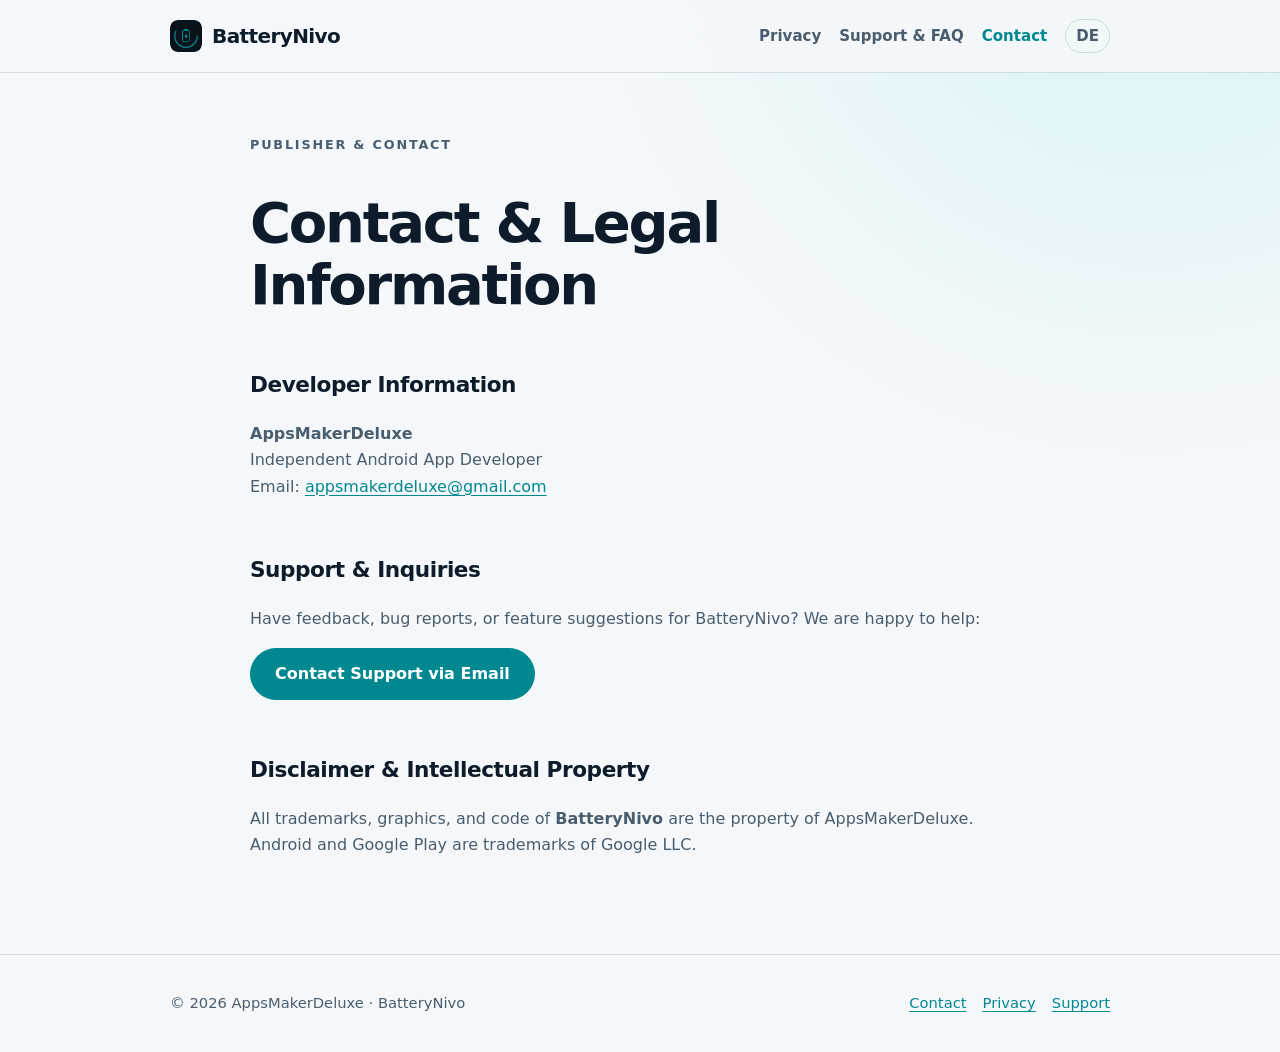
<file: en/contact/index.html>
<!doctype html>
<html lang="en">
<head>
  <meta charset="utf-8">
  <meta name="viewport" content="width=device-width, initial-scale=1">
  <title>Contact & Publisher – BatteryNivo</title>
  <meta name="description" content="Contact and developer information for BatteryNivo (AppsMakerDeluxe).">
  <meta property="og:title" content="Contact & Publisher – BatteryNivo">
  <meta property="og:type" content="website">
  <meta property="og:url" content="https://appsmakerdeluxe.github.io/batterynivo-privacy/en/contact/">
  <meta name="theme-color" content="#00adb5">
  <link rel="icon" href="../../assets/favicon.svg" type="image/svg+xml">
  <link rel="stylesheet" href="../../assets/site.css">
</head>
<body>
  <header class="site-header">
    <div class="wrap">
      <a class="brand" href="../">
        <img class="brand-icon" src="../../assets/favicon.svg" alt="BatteryNivo Icon" width="32" height="32">
        BatteryNivo
      </a>
      <nav class="nav" aria-label="Site Navigation">
        <a href="../privacy/">Privacy</a>
        <a href="../support/">Support & FAQ</a>
        <a class="active" href="./">Contact</a>
        <a class="lang-switch" href="../../contact/" title="Auf Deutsch wechseln">DE</a>
      </nav>
    </div>
  </header>

  <main class="wrap content">
    <p class="eyebrow">Publisher & Contact</p>
    <h1>Contact & Legal Information</h1>

    <h2>Developer Information</h2>
    <p>
      <strong>AppsMakerDeluxe</strong><br>
      Independent Android App Developer<br>
      Email: <a href="mailto:appsmakerdeluxe@gmail.com">appsmakerdeluxe@gmail.com</a>
    </p>

    <h2>Support & Inquiries</h2>
    <p>Have feedback, bug reports, or feature suggestions for BatteryNivo? We are happy to help:</p>
    <p><a class="button" href="mailto:appsmakerdeluxe@gmail.com?subject=BatteryNivo%20Support">Contact Support via Email</a></p>

    <h2>Disclaimer & Intellectual Property</h2>
    <p>All trademarks, graphics, and code of <strong>BatteryNivo</strong> are the property of AppsMakerDeluxe. Android and Google Play are trademarks of Google LLC.</p>
  </main>

  <footer class="site-footer">
    <div class="wrap">
      <div>© 2026 AppsMakerDeluxe · BatteryNivo</div>
      <div class="footer-links">
        <a href="./">Contact</a>
        <a href="../privacy/">Privacy</a>
        <a href="../support/">Support</a>
      </div>
    </div>
  </footer>
</body>
</html>
</file>
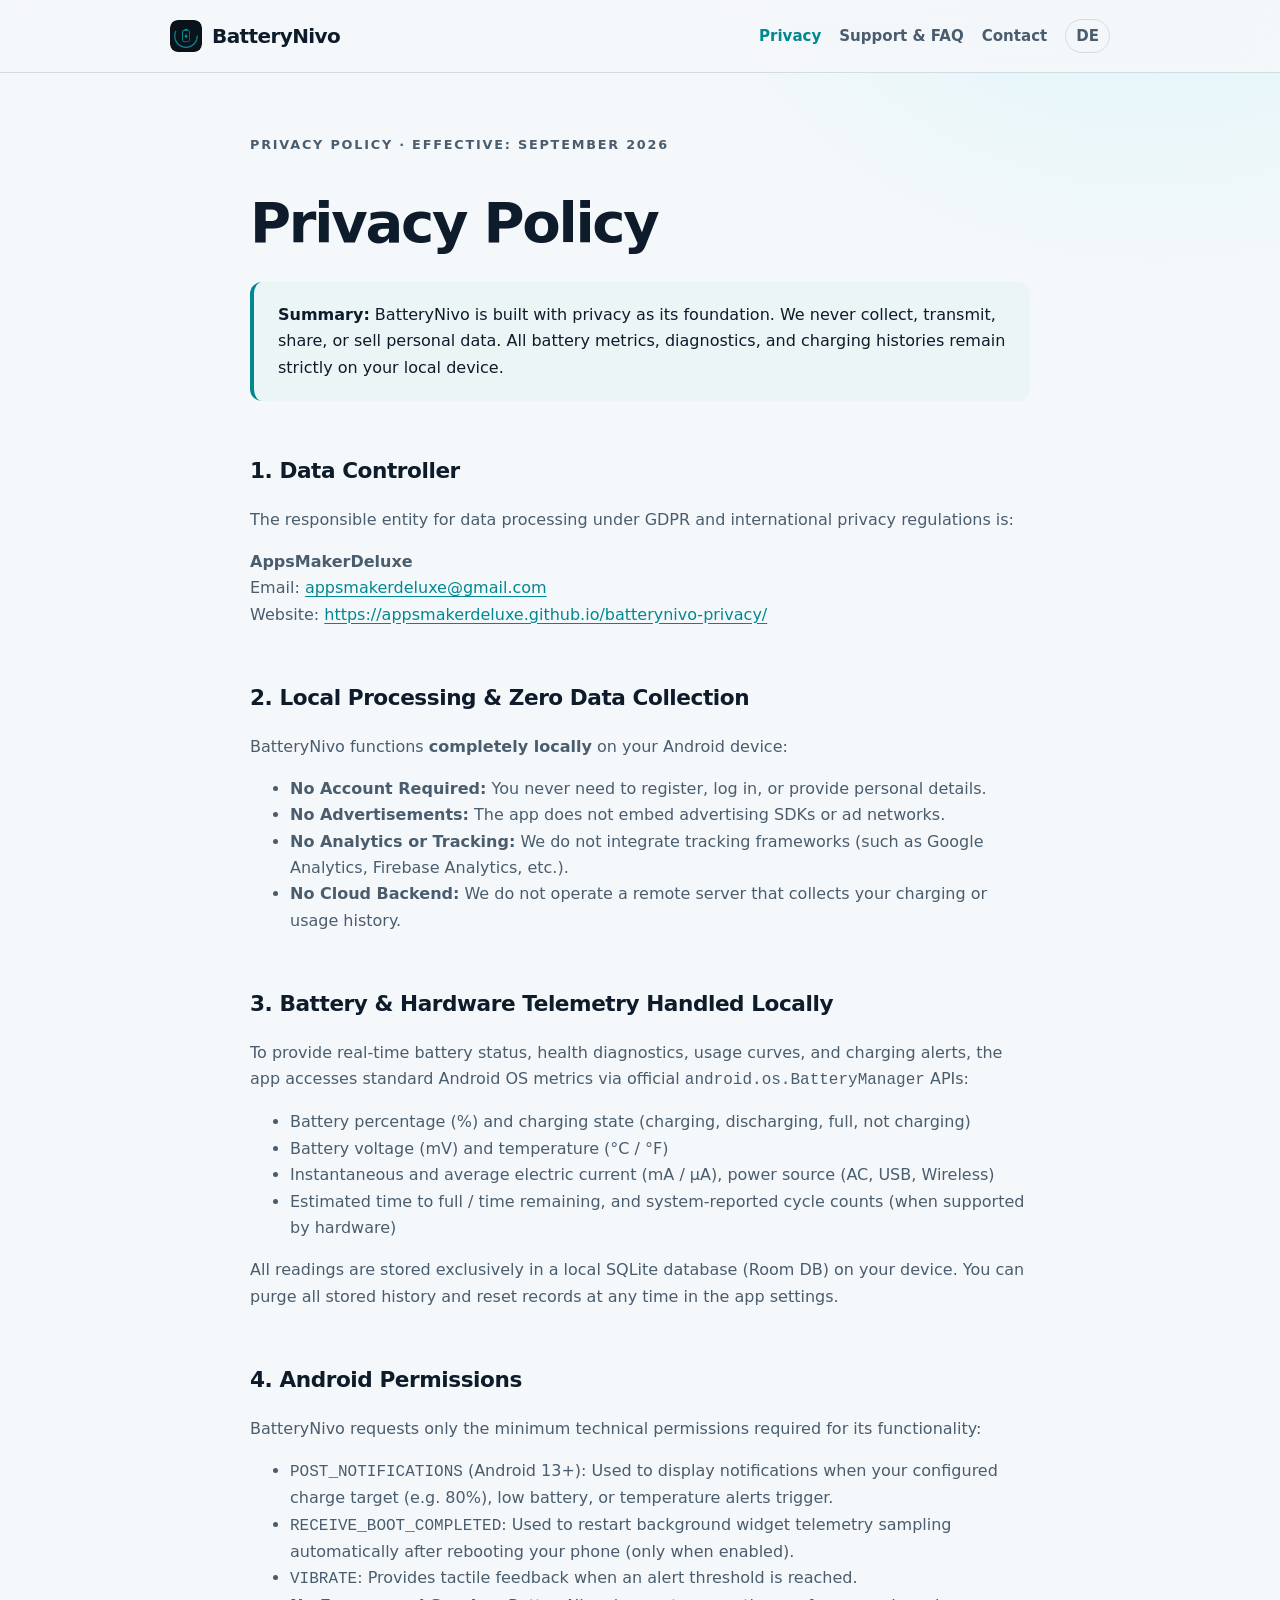
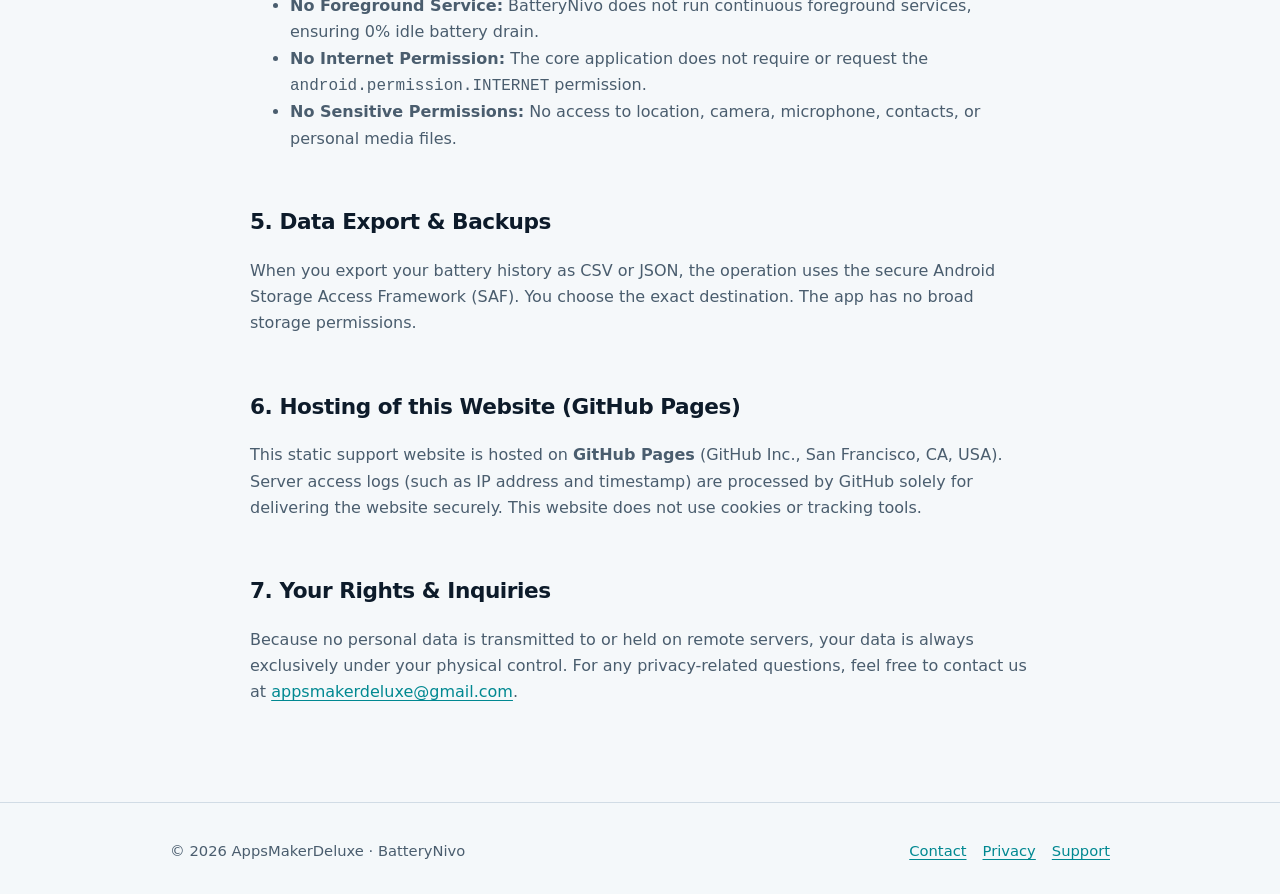
<file: en/privacy/index.html>
<!doctype html>
<html lang="en">
<head>
  <meta charset="utf-8">
  <meta name="viewport" content="width=device-width, initial-scale=1">
  <title>Privacy Policy – BatteryNivo</title>
  <meta name="description" content="Official Privacy Policy for the BatteryNivo Android app by AppsMakerDeluxe. Total privacy: 100% offline, local storage, zero tracking, no ads, no account required.">
  <meta property="og:title" content="Privacy Policy – BatteryNivo">
  <meta property="og:type" content="website">
  <meta property="og:url" content="https://appsmakerdeluxe.github.io/batterynivo-privacy/en/privacy/">
  <meta name="theme-color" content="#00adb5">
  <link rel="icon" href="../../assets/favicon.svg" type="image/svg+xml">
  <link rel="stylesheet" href="../../assets/site.css">
</head>
<body>
  <header class="site-header">
    <div class="wrap">
      <a class="brand" href="../">
        <img class="brand-icon" src="../../assets/favicon.svg" alt="BatteryNivo Icon" width="32" height="32">
        BatteryNivo
      </a>
      <nav class="nav" aria-label="Site Navigation">
        <a class="active" href="./">Privacy</a>
        <a href="../support/">Support & FAQ</a>
        <a href="../contact/">Contact</a>
        <a class="lang-switch" href="../../" title="Auf Deutsch wechseln">DE</a>
      </nav>
    </div>
  </header>

  <main class="wrap content">
    <p class="eyebrow">Privacy Policy · Effective: September 2026</p>
    <h1>Privacy Policy</h1>

    <div class="notice">
      <strong>Summary:</strong> BatteryNivo is built with privacy as its foundation. We never collect, transmit, share, or sell personal data. All battery metrics, diagnostics, and charging histories remain strictly on your local device.
    </div>

    <h2>1. Data Controller</h2>
    <p>The responsible entity for data processing under GDPR and international privacy regulations is:</p>
    <p>
      <strong>AppsMakerDeluxe</strong><br>
      Email: <a href="mailto:appsmakerdeluxe@gmail.com">appsmakerdeluxe@gmail.com</a><br>
      Website: <a href="https://appsmakerdeluxe.github.io/batterynivo-privacy/">https://appsmakerdeluxe.github.io/batterynivo-privacy/</a>
    </p>

    <h2>2. Local Processing & Zero Data Collection</h2>
    <p>BatteryNivo functions <strong>completely locally</strong> on your Android device:</p>
    <ul>
      <li><strong>No Account Required:</strong> You never need to register, log in, or provide personal details.</li>
      <li><strong>No Advertisements:</strong> The app does not embed advertising SDKs or ad networks.</li>
      <li><strong>No Analytics or Tracking:</strong> We do not integrate tracking frameworks (such as Google Analytics, Firebase Analytics, etc.).</li>
      <li><strong>No Cloud Backend:</strong> We do not operate a remote server that collects your charging or usage history.</li>
    </ul>

    <h2>3. Battery & Hardware Telemetry Handled Locally</h2>
    <p>To provide real-time battery status, health diagnostics, usage curves, and charging alerts, the app accesses standard Android OS metrics via official <code>android.os.BatteryManager</code> APIs:</p>
    <ul>
      <li>Battery percentage (%) and charging state (charging, discharging, full, not charging)</li>
      <li>Battery voltage (mV) and temperature (°C / °F)</li>
      <li>Instantaneous and average electric current (mA / µA), power source (AC, USB, Wireless)</li>
      <li>Estimated time to full / time remaining, and system-reported cycle counts (when supported by hardware)</li>
    </ul>
    <p>All readings are stored exclusively in a local SQLite database (Room DB) on your device. You can purge all stored history and reset records at any time in the app settings.</p>

    <h2>4. Android Permissions</h2>
    <p>BatteryNivo requests only the minimum technical permissions required for its functionality:</p>
    <ul>
      <li><code>POST_NOTIFICATIONS</code> (Android 13+): Used to display notifications when your configured charge target (e.g. 80%), low battery, or temperature alerts trigger.</li>
      <li><code>RECEIVE_BOOT_COMPLETED</code>: Used to restart background widget telemetry sampling automatically after rebooting your phone (only when enabled).</li>
      <li><code>VIBRATE</code>: Provides tactile feedback when an alert threshold is reached.</li>
      <li><strong>No Foreground Service:</strong> BatteryNivo does not run continuous foreground services, ensuring 0% idle battery drain.</li>
      <li><strong>No Internet Permission:</strong> The core application does not require or request the <code>android.permission.INTERNET</code> permission.</li>
      <li><strong>No Sensitive Permissions:</strong> No access to location, camera, microphone, contacts, or personal media files.</li>
    </ul>

    <h2>5. Data Export & Backups</h2>
    <p>When you export your battery history as CSV or JSON, the operation uses the secure Android Storage Access Framework (SAF). You choose the exact destination. The app has no broad storage permissions.</p>

    <h2>6. Hosting of this Website (GitHub Pages)</h2>
    <p>This static support website is hosted on <strong>GitHub Pages</strong> (GitHub Inc., San Francisco, CA, USA). Server access logs (such as IP address and timestamp) are processed by GitHub solely for delivering the website securely. This website does not use cookies or tracking tools.</p>

    <h2>7. Your Rights & Inquiries</h2>
    <p>Because no personal data is transmitted to or held on remote servers, your data is always exclusively under your physical control. For any privacy-related questions, feel free to contact us at <a href="mailto:appsmakerdeluxe@gmail.com">appsmakerdeluxe@gmail.com</a>.</p>
  </main>

  <footer class="site-footer">
    <div class="wrap">
      <div>© 2026 AppsMakerDeluxe · BatteryNivo</div>
      <div class="footer-links">
        <a href="../contact/">Contact</a>
        <a href="./">Privacy</a>
        <a href="../support/">Support</a>
      </div>
    </div>
  </footer>
</body>
</html>
</file>
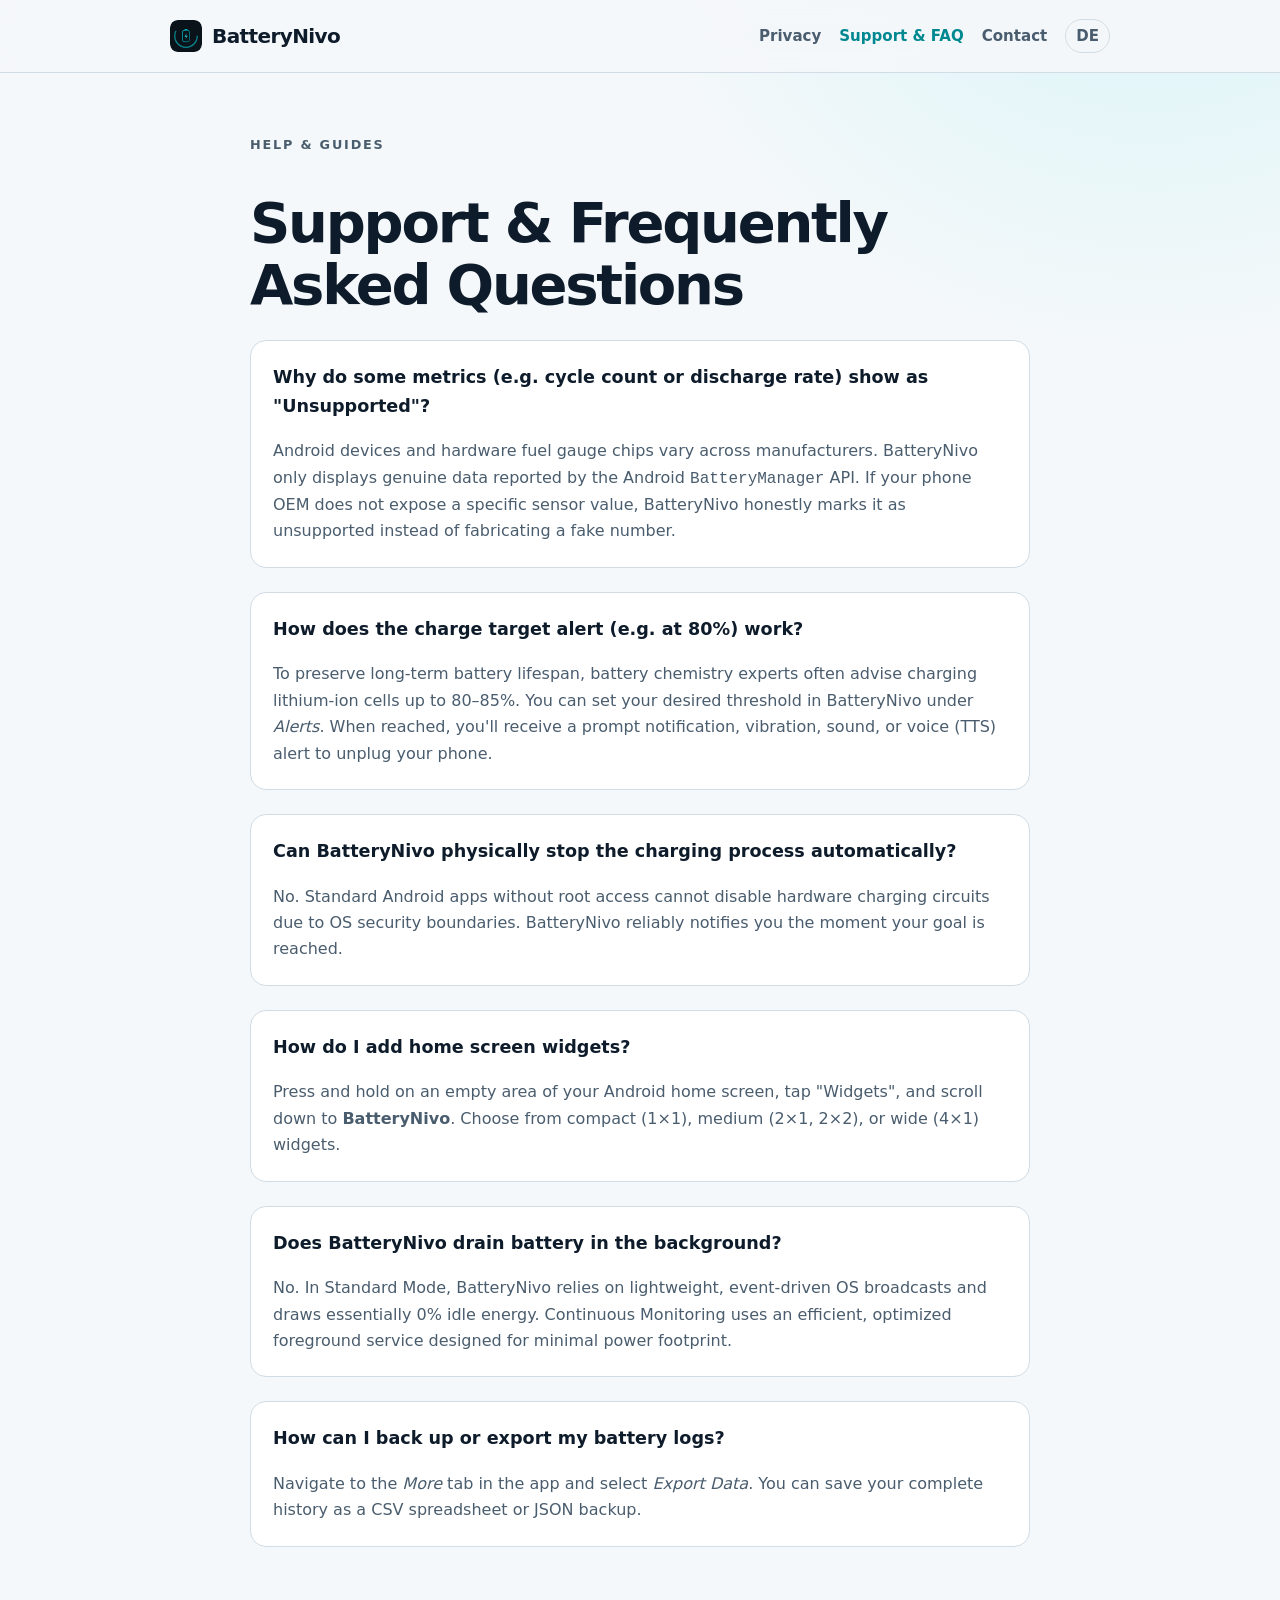
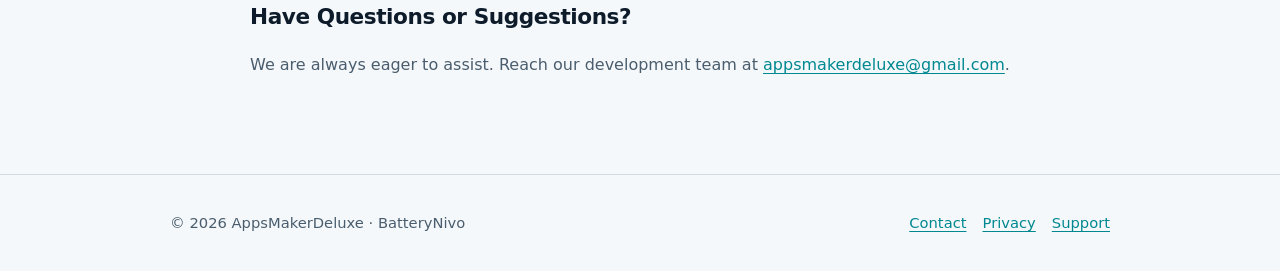
<file: en/support/index.html>
<!doctype html>
<html lang="en">
<head>
  <meta charset="utf-8">
  <meta name="viewport" content="width=device-width, initial-scale=1">
  <title>Support & FAQ – BatteryNivo</title>
  <meta name="description" content="Help, frequently asked questions, and technical support for the BatteryNivo Android app by AppsMakerDeluxe.">
  <meta property="og:title" content="Support & FAQ – BatteryNivo">
  <meta property="og:type" content="website">
  <meta property="og:url" content="https://appsmakerdeluxe.github.io/batterynivo-privacy/en/support/">
  <meta name="theme-color" content="#00adb5">
  <link rel="icon" href="../../assets/favicon.svg" type="image/svg+xml">
  <link rel="stylesheet" href="../../assets/site.css">
</head>
<body>
  <header class="site-header">
    <div class="wrap">
      <a class="brand" href="../">
        <img class="brand-icon" src="../../assets/favicon.svg" alt="BatteryNivo Icon" width="32" height="32">
        BatteryNivo
      </a>
      <nav class="nav" aria-label="Site Navigation">
        <a href="../privacy/">Privacy</a>
        <a class="active" href="./">Support & FAQ</a>
        <a href="../contact/">Contact</a>
        <a class="lang-switch" href="../../support/" title="Auf Deutsch wechseln">DE</a>
      </nav>
    </div>
  </header>

  <main class="wrap content">
    <p class="eyebrow">Help & Guides</p>
    <h1>Support & Frequently Asked Questions</h1>

    <div class="faq-item">
      <h3>Why do some metrics (e.g. cycle count or discharge rate) show as "Unsupported"?</h3>
      <p>Android devices and hardware fuel gauge chips vary across manufacturers. BatteryNivo only displays genuine data reported by the Android <code>BatteryManager</code> API. If your phone OEM does not expose a specific sensor value, BatteryNivo honestly marks it as unsupported instead of fabricating a fake number.</p>
    </div>

    <div class="faq-item">
      <h3>How does the charge target alert (e.g. at 80%) work?</h3>
      <p>To preserve long-term battery lifespan, battery chemistry experts often advise charging lithium-ion cells up to 80–85%. You can set your desired threshold in BatteryNivo under <em>Alerts</em>. When reached, you'll receive a prompt notification, vibration, sound, or voice (TTS) alert to unplug your phone.</p>
    </div>

    <div class="faq-item">
      <h3>Can BatteryNivo physically stop the charging process automatically?</h3>
      <p>No. Standard Android apps without root access cannot disable hardware charging circuits due to OS security boundaries. BatteryNivo reliably notifies you the moment your goal is reached.</p>
    </div>

    <div class="faq-item">
      <h3>How do I add home screen widgets?</h3>
      <p>Press and hold on an empty area of your Android home screen, tap "Widgets", and scroll down to <strong>BatteryNivo</strong>. Choose from compact (1×1), medium (2×1, 2×2), or wide (4×1) widgets.</p>
    </div>

    <div class="faq-item">
      <h3>Does BatteryNivo drain battery in the background?</h3>
      <p>No. In Standard Mode, BatteryNivo relies on lightweight, event-driven OS broadcasts and draws essentially 0% idle energy. Continuous Monitoring uses an efficient, optimized foreground service designed for minimal power footprint.</p>
    </div>

    <div class="faq-item">
      <h3>How can I back up or export my battery logs?</h3>
      <p>Navigate to the <em>More</em> tab in the app and select <em>Export Data</em>. You can save your complete history as a CSV spreadsheet or JSON backup.</p>
    </div>

    <h2>Have Questions or Suggestions?</h2>
    <p>We are always eager to assist. Reach our development team at <a href="mailto:appsmakerdeluxe@gmail.com">appsmakerdeluxe@gmail.com</a>.</p>
  </main>

  <footer class="site-footer">
    <div class="wrap">
      <div>© 2026 AppsMakerDeluxe · BatteryNivo</div>
      <div class="footer-links">
        <a href="../contact/">Contact</a>
        <a href="../privacy/">Privacy</a>
        <a href="./">Support</a>
      </div>
    </div>
  </footer>
</body>
</html>
</file>
<file: assets/site.css>
:root {
  color-scheme: light dark;
  --bg: #f5f8fa;
  --surface: #ffffff;
  --ink: #0d1b2a;
  --muted: #4a5d6e;
  --line: #d1dce5;
  --cyan: #008891;
  --cyan-bright: #00adb5;
  --emerald: #0f9d58;
  --amber: #f39c12;
  --coral: #e74c3c;
  --focus: #0066cc;
}

* {
  box-sizing: border-box;
}

body {
  margin: 0;
  background: radial-gradient(circle at 90% -10%, #d4f4f7 0, transparent 35rem), var(--bg);
  color: var(--ink);
  font: 16px/1.65 system-ui, -apple-system, "Segoe UI", Roboto, sans-serif;
  min-height: 100vh;
  display: flex;
  flex-direction: column;
}

main {
  flex: 1;
}

a {
  color: var(--cyan);
  text-decoration: underline;
  text-underline-offset: 0.18em;
}

a:hover {
  color: var(--cyan-bright);
}

a:focus-visible {
  outline: 3px solid var(--focus);
  outline-offset: 3px;
}

.wrap {
  width: min(100% - 32px, 940px);
  margin: auto;
}

.site-header {
  border-bottom: 1px solid var(--line);
  background: color-mix(in srgb, var(--bg) 88%, transparent);
  backdrop-filter: blur(14px);
  position: sticky;
  top: 0;
  z-index: 100;
}

.site-header .wrap {
  display: flex;
  align-items: center;
  justify-content: space-between;
  gap: 20px;
  min-height: 72px;
}

.brand {
  display: flex;
  align-items: center;
  gap: 10px;
  font-weight: 800;
  font-size: 1.25rem;
  letter-spacing: -0.03em;
  color: var(--ink);
  text-decoration: none;
}

.brand-icon {
  width: 32px;
  height: 32px;
  border-radius: 8px;
}

.nav {
  display: flex;
  align-items: center;
  flex-wrap: wrap;
  gap: 18px;
}

.nav a {
  font-size: 0.94rem;
  font-weight: 600;
  text-decoration: none;
  color: var(--muted);
}

.nav a:hover,
.nav a.active {
  color: var(--cyan);
}

.lang-switch {
  padding: 4px 10px;
  border: 1px solid var(--line);
  border-radius: 999px;
  font-size: 0.84rem;
  font-weight: 700;
  text-decoration: none;
}

.hero {
  padding: 80px 0 48px;
}

.eyebrow {
  color: var(--cyan);
  font-size: 0.8rem;
  font-weight: 800;
  letter-spacing: 0.14em;
  text-transform: uppercase;
  margin-bottom: 12px;
}

.hero h1 {
  max-width: 760px;
  margin: 0.4rem 0 1.2rem;
  font-size: clamp(2.4rem, 8vw, 4.5rem);
  line-height: 1.02;
  letter-spacing: -0.055em;
}

.lead {
  max-width: 680px;
  color: var(--muted);
  font-size: 1.18rem;
  line-height: 1.6;
}

.actions {
  display: flex;
  flex-wrap: wrap;
  gap: 14px;
  margin-top: 32px;
}

.button {
  display: inline-flex;
  align-items: center;
  justify-content: center;
  padding: 12px 24px;
  border: 1px solid var(--cyan);
  border-radius: 999px;
  background: var(--cyan);
  color: white;
  font-weight: 700;
  text-decoration: none;
  transition: transform 0.15s ease, background-color 0.15s ease;
}

.button:hover {
  background: var(--cyan-bright);
  color: #0d1b2a;
  transform: translateY(-1px);
}

.button.secondary {
  background: transparent;
  color: var(--cyan);
}

.button.secondary:hover {
  background: color-mix(in srgb, var(--cyan) 12%, transparent);
  color: var(--cyan);
}

.grid {
  display: grid;
  grid-template-columns: repeat(3, minmax(0, 1fr));
  gap: 20px;
  padding-bottom: 72px;
}

.card {
  padding: 26px;
  border: 1px solid var(--line);
  border-radius: 20px;
  background: var(--surface);
  box-shadow: 0 10px 30px rgba(0, 136, 145, 0.05);
}

.card h2 {
  margin-top: 0;
  font-size: 1.15rem;
  letter-spacing: -0.02em;
}

.card p {
  margin-bottom: 0;
  color: var(--muted);
}

.content {
  padding: 48px 0 80px;
  max-width: 780px;
}

.content h1 {
  font-size: clamp(2.2rem, 6vw, 3.5rem);
  line-height: 1.1;
  letter-spacing: -0.04em;
  margin-bottom: 1.5rem;
}

.content h2 {
  margin-top: 2.4em;
  font-size: 1.35rem;
  letter-spacing: -0.02em;
}

.content h3 {
  margin-top: 1.8em;
  font-size: 1.1rem;
}

.content p,
.content li {
  color: var(--muted);
}

.notice {
  padding: 20px 24px;
  border-left: 4px solid var(--cyan);
  border-radius: 12px;
  background: color-mix(in srgb, var(--cyan) 8%, var(--surface));
  color: var(--ink);
  margin: 28px 0;
}

.meta {
  font-size: 0.92rem;
  color: var(--muted);
  margin-bottom: 28px;
}

.faq-item {
  margin-bottom: 24px;
  padding: 22px;
  border: 1px solid var(--line);
  border-radius: 16px;
  background: var(--surface);
}

.faq-item h3 {
  margin-top: 0;
  color: var(--ink);
}

.faq-item p:last-child {
  margin-bottom: 0;
}

.site-footer {
  padding: 36px 0;
  border-top: 1px solid var(--line);
  color: var(--muted);
  font-size: 0.92rem;
  background: color-mix(in srgb, var(--bg) 95%, transparent);
}

.site-footer .wrap {
  display: flex;
  flex-wrap: wrap;
  align-items: center;
  justify-content: space-between;
  gap: 16px;
}

.footer-links {
  display: flex;
  gap: 16px;
}

@media (max-width: 768px) {
  .site-header .wrap {
    padding-block: 14px;
    align-items: flex-start;
    flex-direction: column;
  }
  .hero {
    padding-top: 48px;
  }
  .grid {
    grid-template-columns: 1fr;
  }
}

@media (prefers-color-scheme: dark) {
  :root {
    --bg: #0b131a;
    --surface: #121e29;
    --ink: #edf4f8;
    --muted: #9eb1c2;
    --line: #223445;
    --cyan: #00adb5;
    --cyan-bright: #38e9f2;
    --focus: #4da3ff;
  }

  body {
    background: radial-gradient(circle at 90% -10%, #003840 0, transparent 35rem), var(--bg);
  }

  .card {
    box-shadow: 0 10px 30px rgba(0, 0, 0, 0.25);
  }

  .button {
    color: #0b131a;
  }

  .button.secondary {
    color: var(--cyan);
  }

  .notice {
    background: #0d2730;
    color: #e0f7fa;
  }
}
</file>
